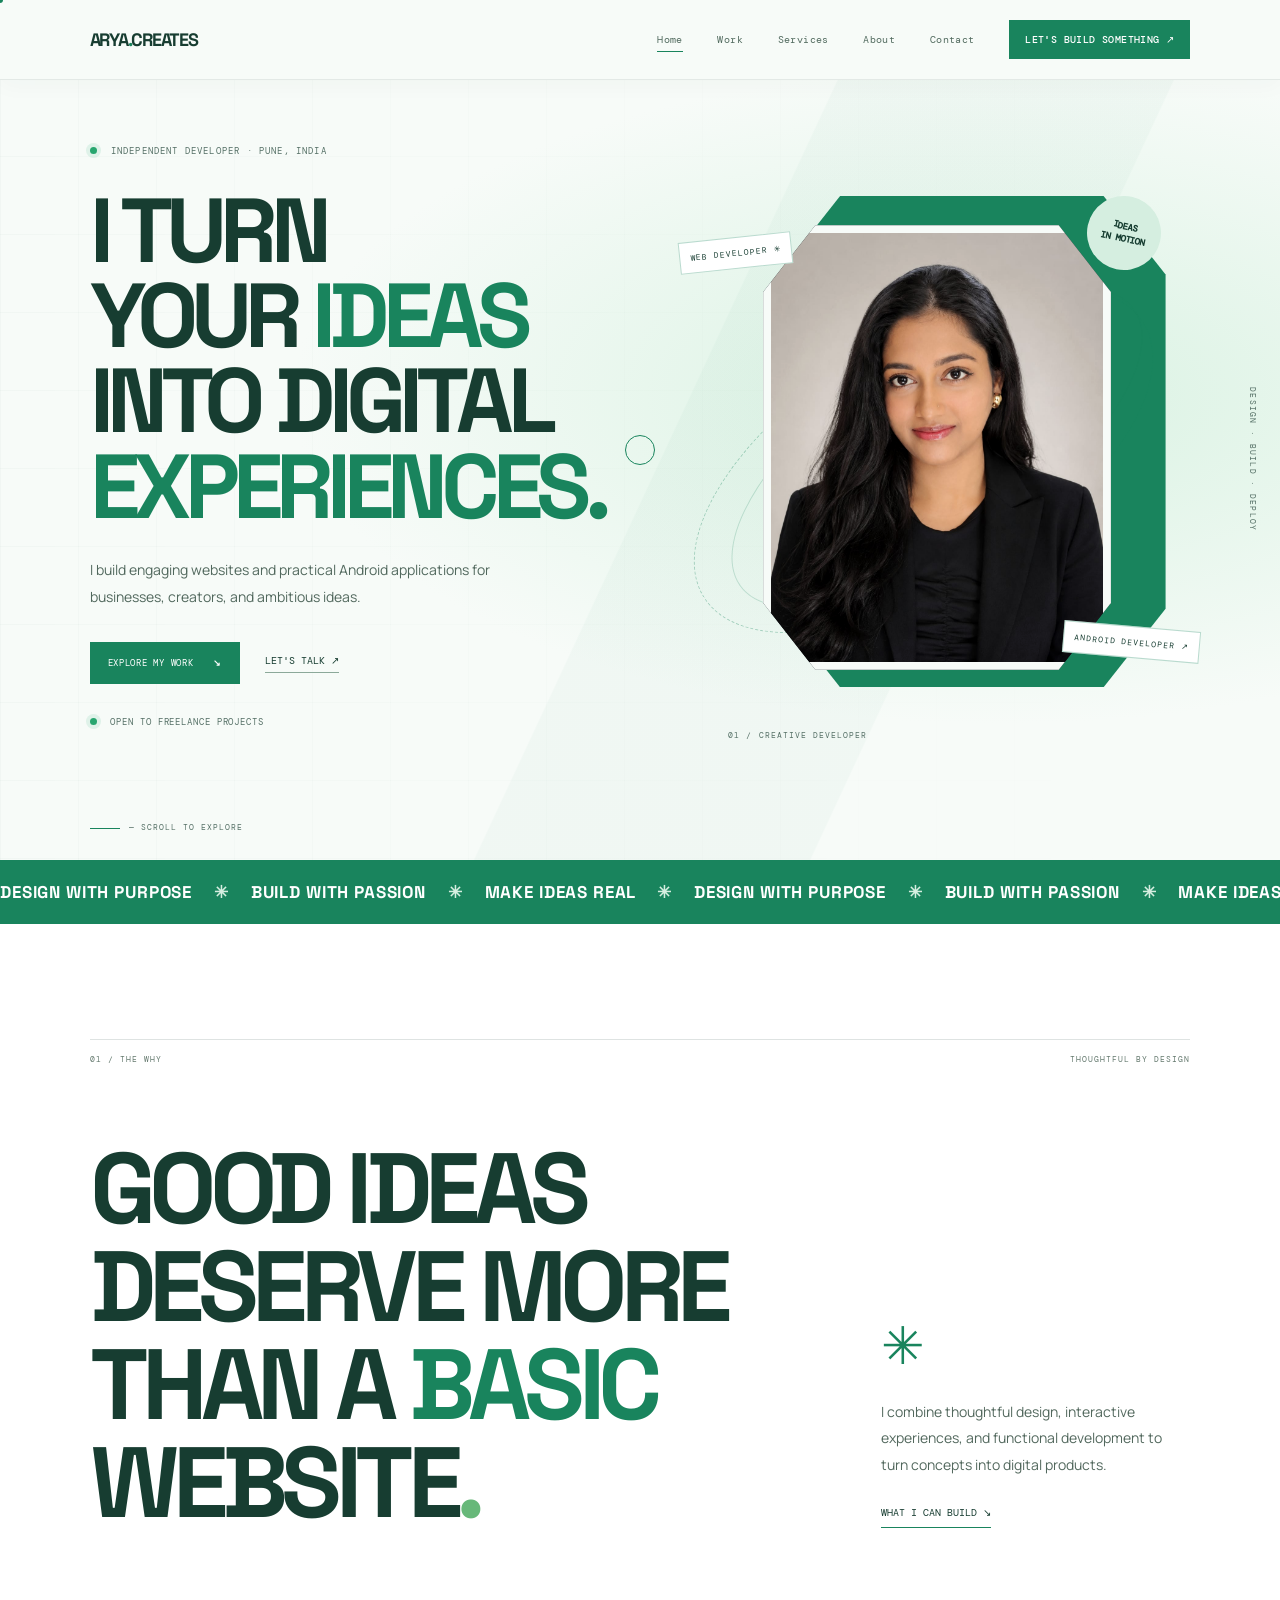
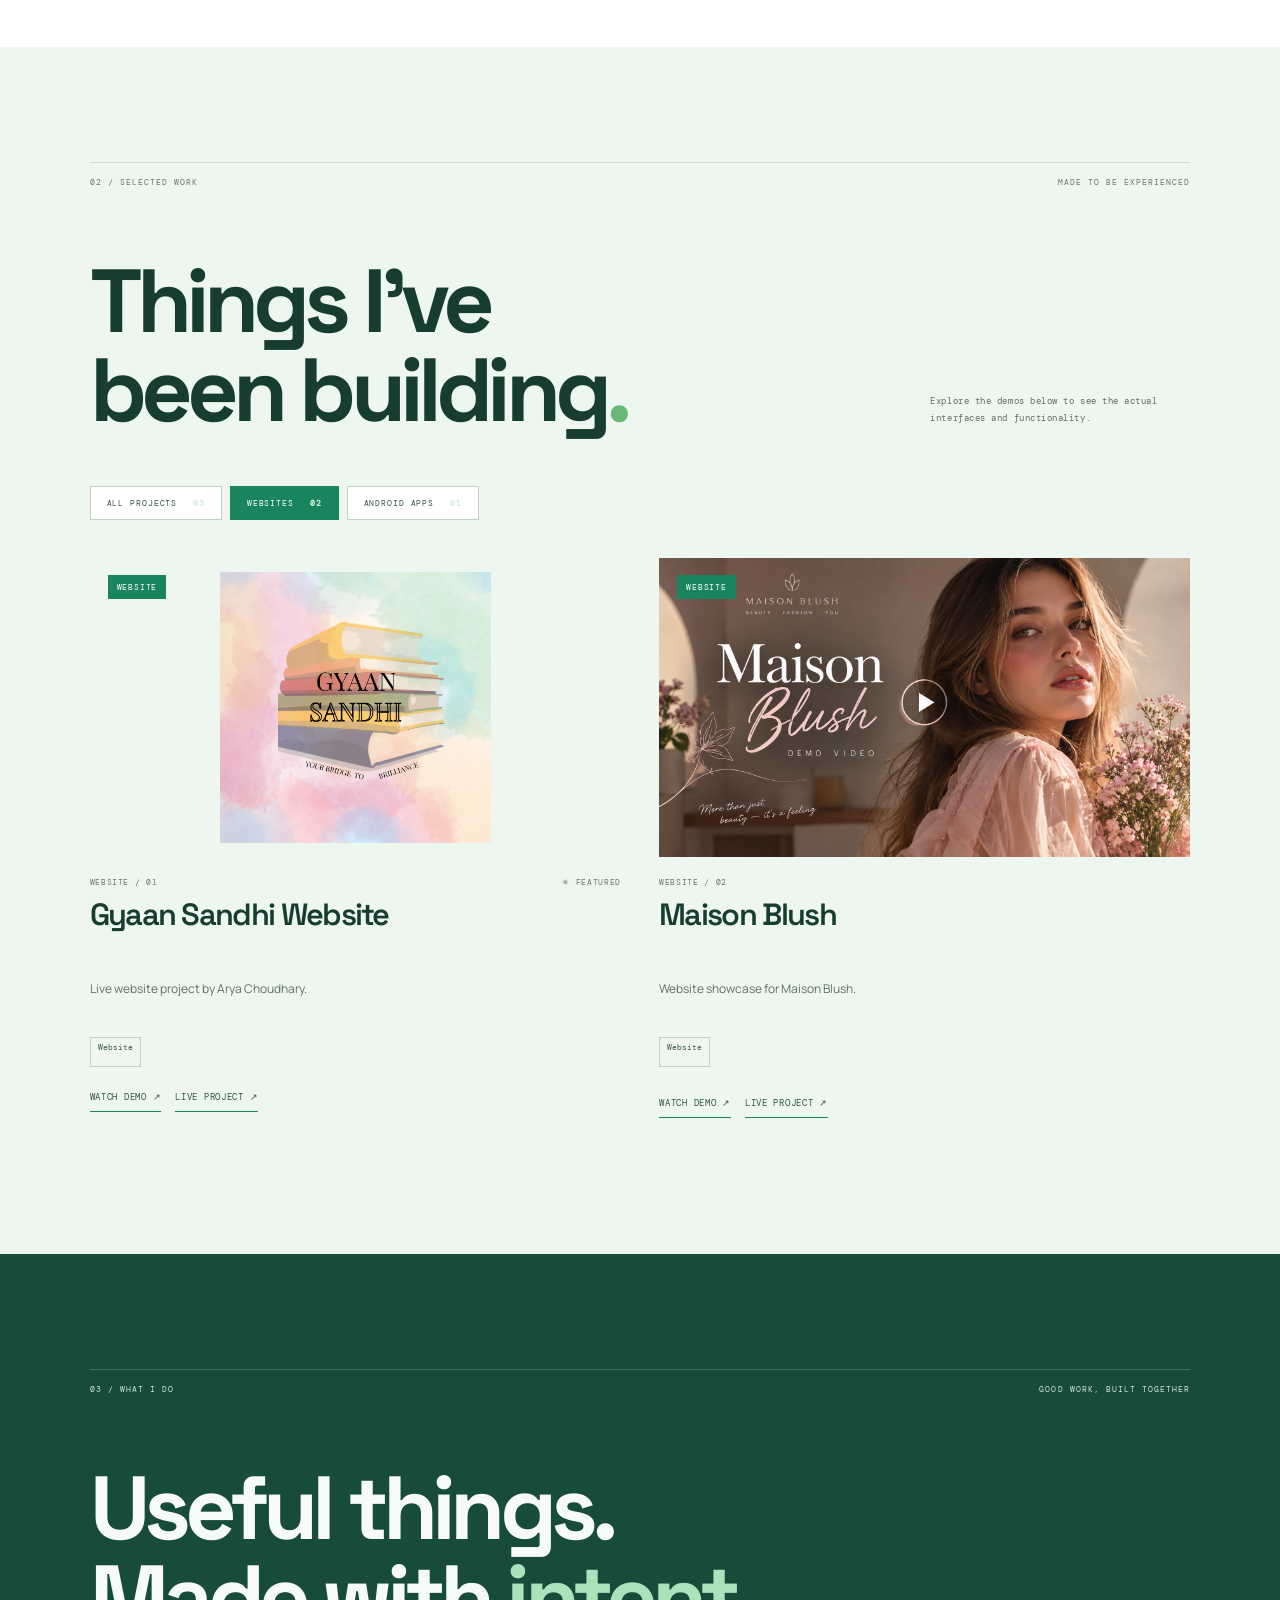
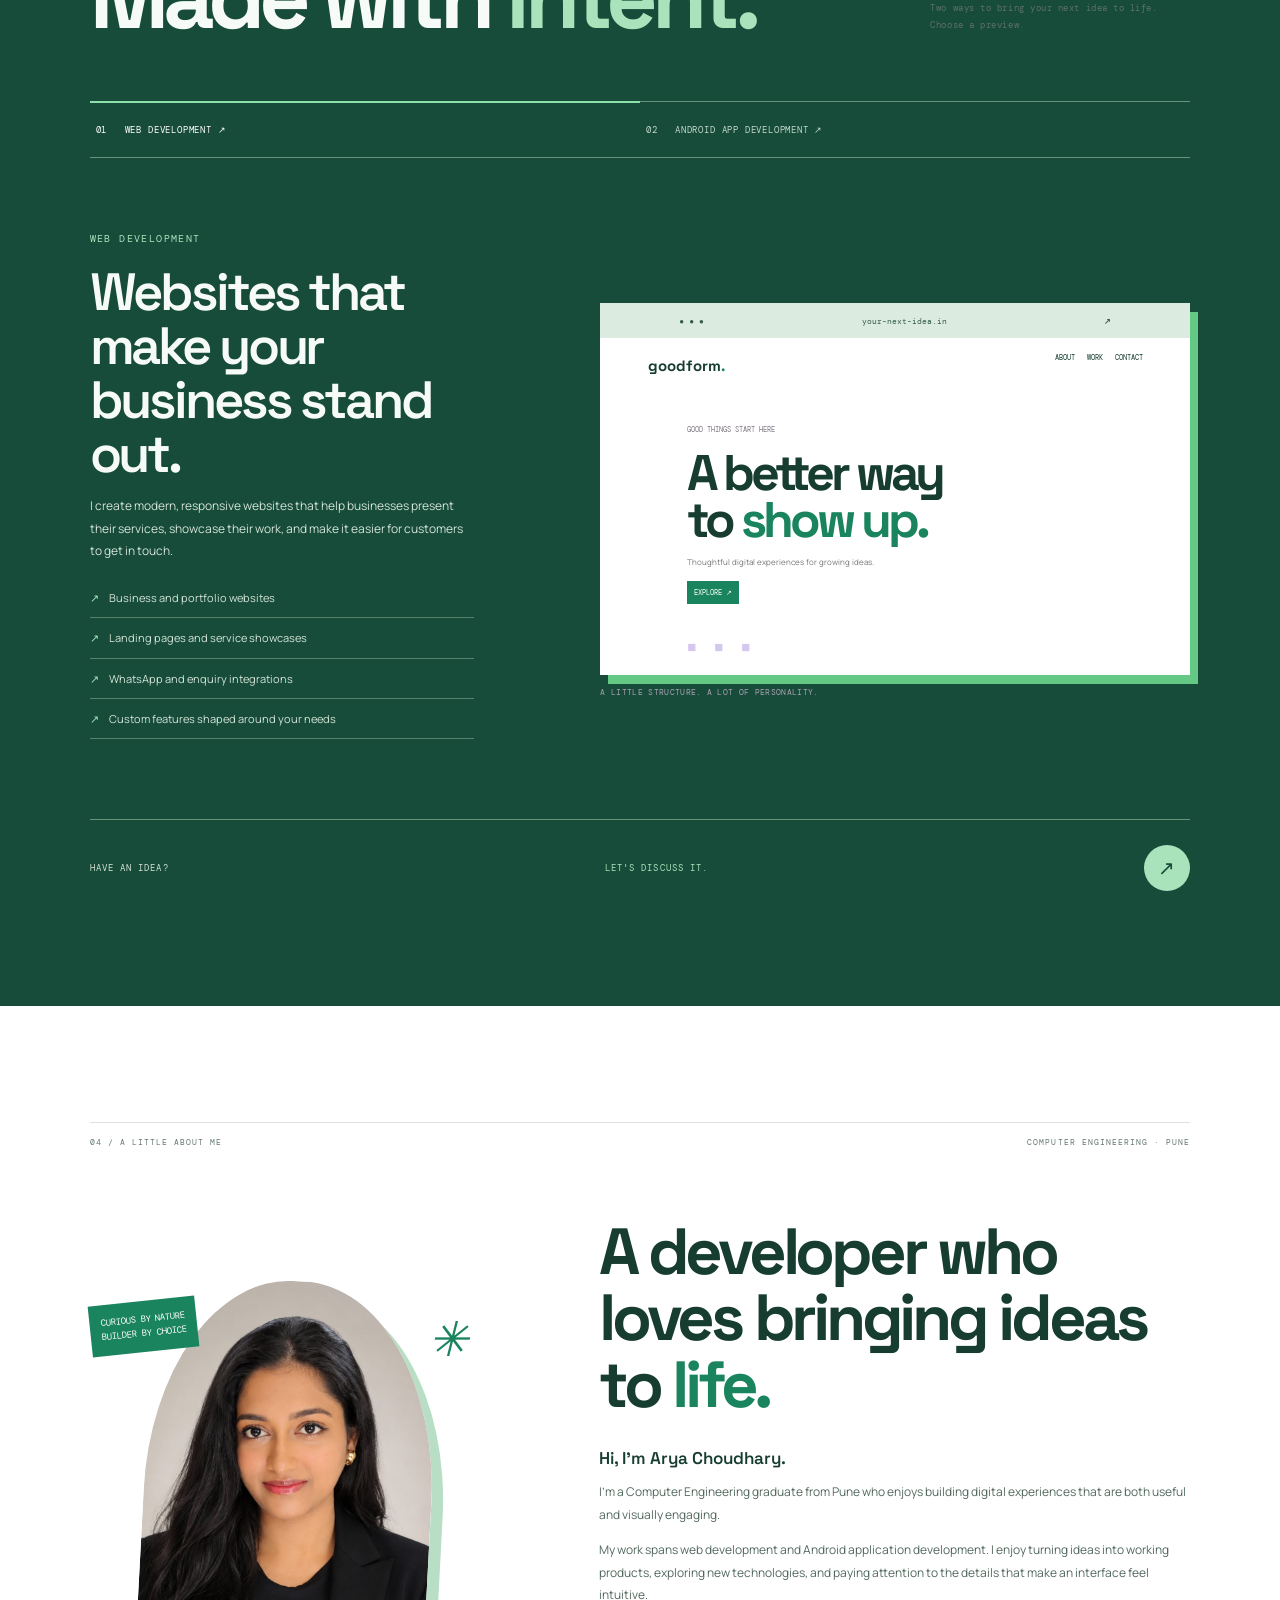
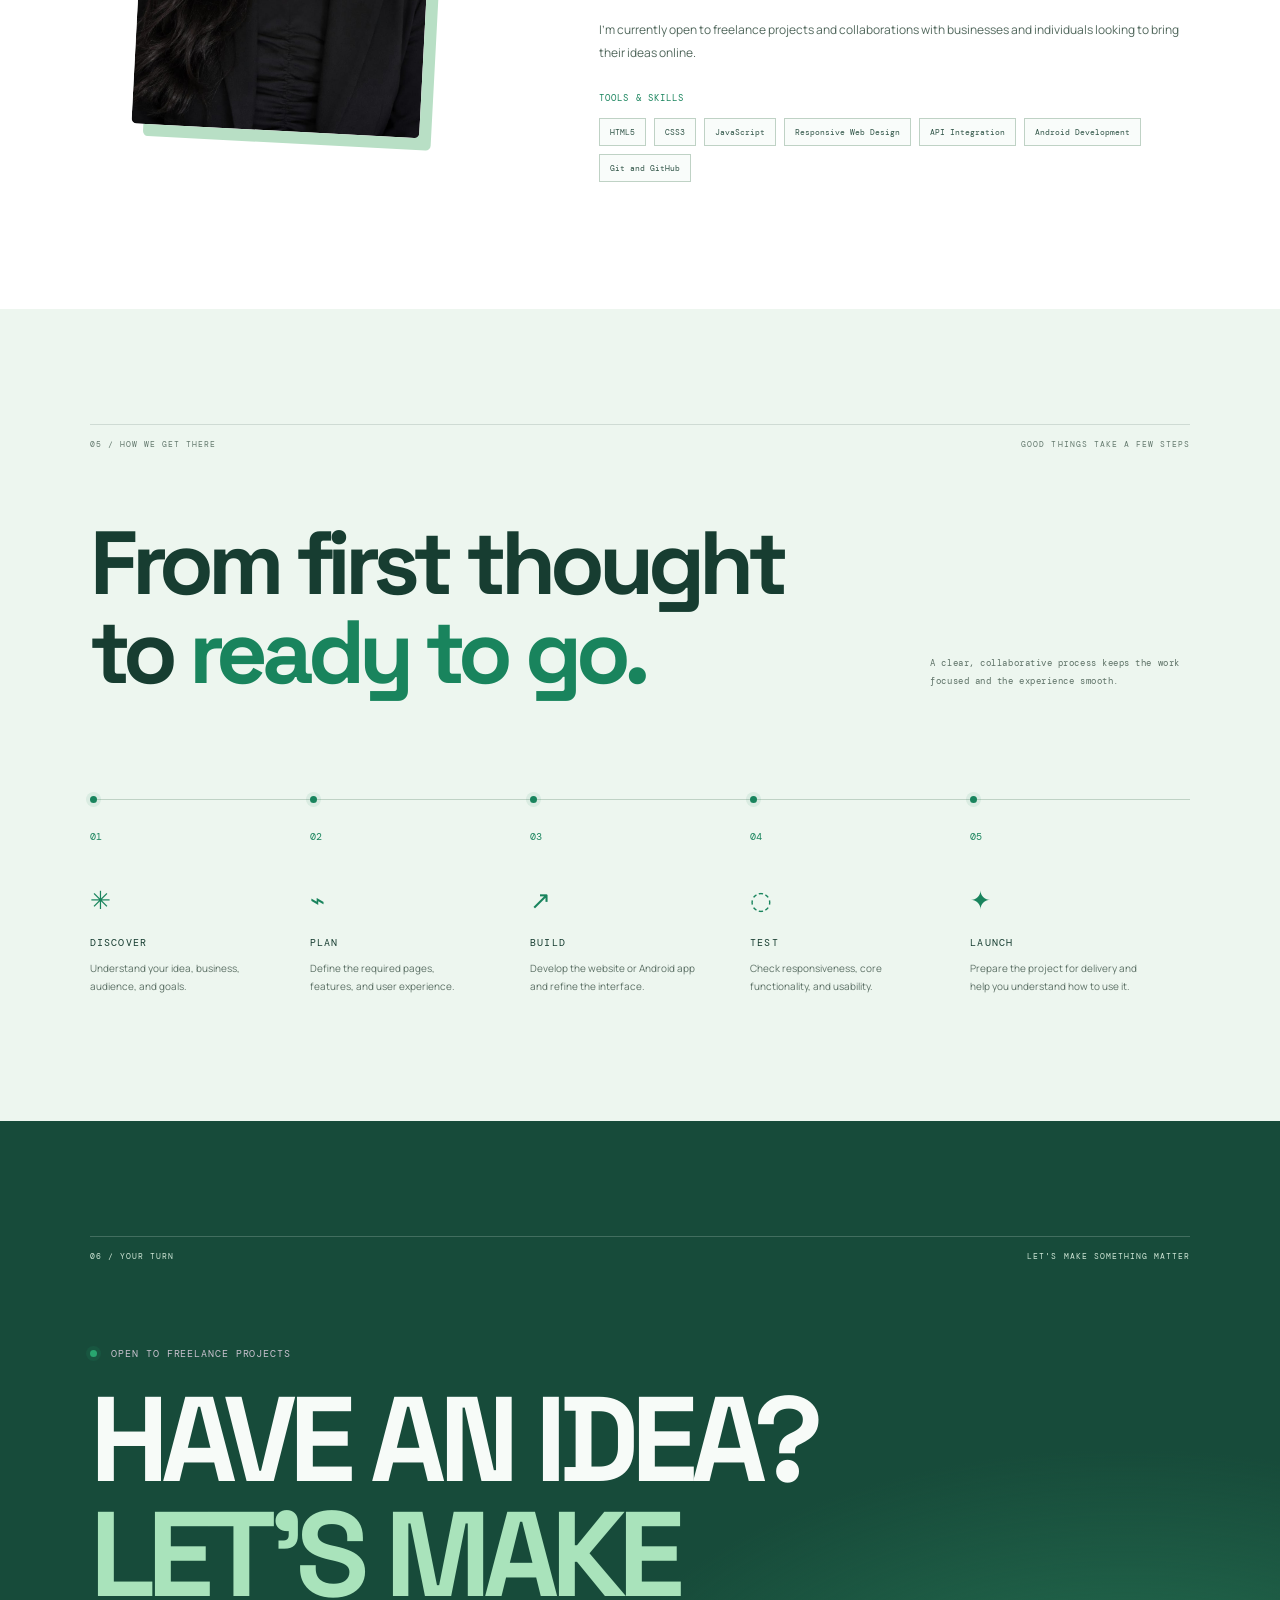
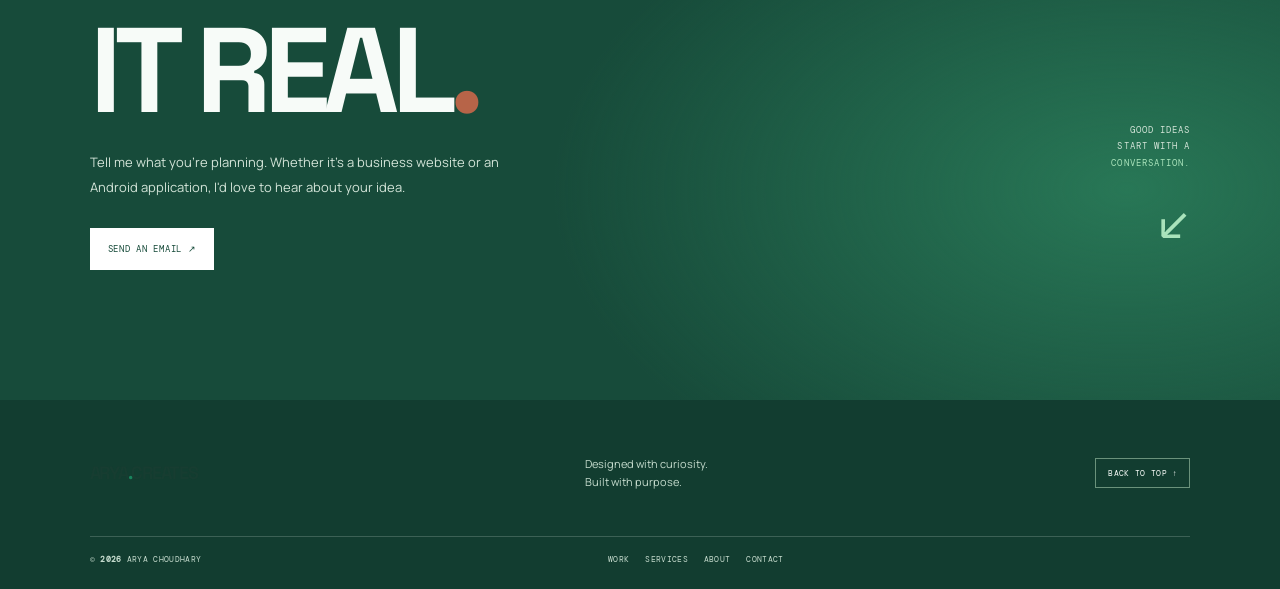
<file: index.html>
<!doctype html>
<html lang="en"><head>
<meta charset="utf-8"><meta name="viewport" content="width=device-width,initial-scale=1">
<meta name="theme-color" content="#17151d"><meta name="description" content="Explore Arya Choudhary's portfolio of web development projects and Android application demos. Available for freelance projects and collaborations.">
<meta property="og:title" content="Arya Choudhary | Web Developer & Android App Developer"><meta property="og:description" content="Thoughtful websites and practical Android experiences, made with purpose."><meta property="og:type" content="website">
<title>Arya Choudhary | Web Developer &amp; Android App Developer</title><link rel="icon" href="assets/favicon.svg" type="image/svg+xml">
<link rel="preconnect" href="https://fonts.googleapis.com"><link rel="preconnect" href="https://fonts.gstatic.com" crossorigin><link href="https://fonts.googleapis.com/css2?family=DM+Mono:wght@400;500&family=Manrope:wght@400;500;600;700;800&family=Space+Grotesk:wght@400;500;600;700&display=swap" rel="stylesheet"><link rel="stylesheet" href="style.css"><script src="script.js" defer></script></head>
<body><div class="cursor-dot" aria-hidden="true"></div><div class="cursor-ring" aria-hidden="true"></div>
<header class="header"><a class="logo" href="#home">ARYA<span>.</span>CREATES</a><button class="menu" aria-expanded="false" aria-controls="nav" aria-label="Open navigation"><i></i><i></i></button><nav id="nav" aria-label="Main navigation"><a class="nav-link active" href="#home">Home</a><a class="nav-link" href="#work">Work</a><a class="nav-link" href="#services">Services</a><a class="nav-link" href="#about">About</a><a class="nav-link" href="#contact">Contact</a><a class="nav-cta" href="#contact">LET'S BUILD SOMETHING ↗</a></nav></header>
<main>
<section class="hero dark" id="home"><div class="grid-bg"></div><div class="hero-copy"><p class="eyebrow reveal"><i class="green-dot"></i> INDEPENDENT DEVELOPER · PUNE, INDIA</p><h1 class="reveal">I TURN<br>YOUR <em>IDEAS</em><br>INTO DIGITAL<br><em class="pink">EXPERIENCES.</em></h1><p class="intro reveal">I build engaging websites and practical Android applications for businesses, creators, and ambitious ideas.</p><div class="actions reveal"><a class="btn lilac" href="#work">EXPLORE MY WORK <b>↘</b></a><a class="plain-link" href="#contact">LET'S TALK ↗</a></div><p class="availability reveal"><i class="green-dot"></i> OPEN TO FREELANCE PROJECTS</p></div>
<div class="portrait reveal" data-parallax><div class="orbit"></div><div class="backdrop"></div><figure><img src="assets/images/arya-profile.jpg" alt="Portrait of Arya Choudhary, web and Android app developer" fetchpriority="high"></figure><span class="float-label label-a">WEB DEVELOPER ✳</span><span class="float-label label-b">ANDROID DEVELOPER ↗</span><span class="sticker">IDEAS<br>IN MOTION</span><small>01 / CREATIVE DEVELOPER</small></div><a class="scroll" href="#statement">— SCROLL TO EXPLORE</a><span class="side-note">DESIGN · BUILD · DEPLOY</span></section>
<div class="marquee"><div>DESIGN WITH PURPOSE <b>✳</b> BUILD WITH PASSION <b>✳</b> MAKE IDEAS REAL <b>✳</b> DESIGN WITH PURPOSE <b>✳</b> BUILD WITH PASSION <b>✳</b> MAKE IDEAS REAL <b>✳</b></div></div>
<section class="statement pad cream" id="statement"><div class="kicker"><span>01 / THE WHY</span><span>THOUGHTFUL BY DESIGN</span></div><div class="statement-grid"><h2>GOOD IDEAS<br>DESERVE MORE<br>THAN A <em>BASIC</em><br>WEBSITE<span class="pink">.</span></h2><aside><i>✳</i><p>I combine thoughtful design, interactive experiences, and functional development to turn concepts into digital products.</p><a href="#services">WHAT I CAN BUILD ↘</a></aside></div></section>
<section class="work pad" id="work"><div class="kicker"><span>02 / SELECTED WORK</span><span>MADE TO BE EXPERIENCED</span></div><div class="heading-row"><h2>Things I've<br>been building<span class="pink">.</span></h2><p>Explore the demos below to see the actual interfaces and functionality.</p></div><div class="filters" role="group" aria-label="Filter projects"><button data-filter="all" aria-pressed="false">ALL PROJECTS <b>03</b></button><button class="selected" data-filter="website" aria-pressed="true">WEBSITES <b>02</b></button><button data-filter="android" aria-pressed="false">ANDROID APPS <b>01</b></button></div><div id="projects" class="projects" aria-live="polite"></div></section>
<section class="services pad dark" id="services"><div class="kicker light"><span>03 / WHAT I DO</span><span>GOOD WORK, BUILT TOGETHER</span></div><div class="heading-row"><h2>Useful things.<br>Made with <em>intent.</em></h2><p>Two ways to bring your next idea to life. Choose a preview.</p></div><div class="service-tabs" role="tablist"><button class="selected" role="tab" aria-selected="true" aria-controls="web-service">01 &nbsp; WEB DEVELOPMENT ↗</button><button role="tab" aria-selected="false" aria-controls="app-service">02 &nbsp; ANDROID APP DEVELOPMENT ↗</button></div>
<article class="service-panel" id="web-service" role="tabpanel"><div class="service-copy"><small>WEB DEVELOPMENT</small><h3>Websites that make your business stand out.</h3><p>I create modern, responsive websites that help businesses present their services, showcase their work, and make it easier for customers to get in touch.</p><ul><li>Business and portfolio websites</li><li>Landing pages and service showcases</li><li>WhatsApp and enquiry integrations</li><li>Custom features shaped around your needs</li></ul></div><div class="browser"><div class="browser-bar"><span>● ● ●</span> your-next-idea.in <b>↗</b></div><div class="mini-site"><strong>goodform<span>.</span></strong><small>ABOUT &nbsp; WORK &nbsp; CONTACT</small><div><label>GOOD THINGS START HERE</label><h4>A better way<br>to <em>show up.</em></h4><p>Thoughtful digital experiences for growing ideas.</p><button>EXPLORE ↗</button></div><footer>■　 ■　 ■</footer></div><small class="caption">A LITTLE STRUCTURE. A LOT OF PERSONALITY.</small></div></article>
<article class="service-panel hidden" id="app-service" role="tabpanel" hidden><div class="service-copy"><small>ANDROID APP DEVELOPMENT</small><h3>Useful apps. Thoughtful experiences.</h3><p>I build Android application experiences designed around real user needs, intuitive navigation, and practical functionality.</p><ul><li>Business and utility applications</li><li>Information and content apps</li><li>Form-based experiences</li><li>API-connected interfaces and custom features</li></ul></div><div class="phone-area"><div class="phone"><small>9:41 · ●●●</small><h4>YOUR DAY,<br><b>in good flow.</b></h4><div class="app-card">UP NEXT<br><strong>Make room<br>for what matters.</strong><small>Today · A fresh start</small></div><p>✳ &nbsp; Keep your ideas moving　→</p><p>⌁ &nbsp; Small steps count　→</p></div><small class="caption">DESIGNED AROUND REAL USER NEEDS</small></div></article><div class="service-cta">HAVE AN IDEA? <em>LET'S DISCUSS IT.</em><a href="#contact">↗</a></div></section>
<section class="about pad cream" id="about"><div class="kicker"><span>04 / A LITTLE ABOUT ME</span><span>COMPUTER ENGINEERING · PUNE</span></div><div class="about-grid"><div class="about-photo"><figure><img src="assets/images/arya-profile.jpg" alt="Arya Choudhary smiling in a black blazer" loading="lazy"></figure><span>CURIOUS BY NATURE<br>BUILDER BY CHOICE</span><i>✳</i></div><div class="about-copy"><h2>A developer who loves bringing ideas to <em>life.</em></h2><h3>Hi, I'm Arya Choudhary.</h3><p>I'm a Computer Engineering graduate from Pune who enjoys building digital experiences that are both useful and visually engaging.</p><p>My work spans web development and Android application development. I enjoy turning ideas into working products, exploring new technologies, and paying attention to the details that make an interface feel intuitive.</p><p>I'm currently open to freelance projects and collaborations with businesses and individuals looking to bring their ideas online.</p><small>TOOLS &amp; SKILLS</small><div id="skills" class="skills"></div><p class="note"></p></div></div></section>
<section class="process pad"><div class="kicker"><span>05 / HOW WE GET THERE</span><span>GOOD THINGS TAKE A FEW STEPS</span></div><div class="heading-row"><h2>From first thought<br>to <em>ready to go.</em></h2><p>A clear, collaborative process keeps the work focused and the experience smooth.</p></div><div class="steps"><article><b>01</b><i>✳</i><h3>DISCOVER</h3><p>Understand your idea, business, audience, and goals.</p></article><article><b>02</b><i>⌁</i><h3>PLAN</h3><p>Define the required pages, features, and user experience.</p></article><article><b>03</b><i>↗</i><h3>BUILD</h3><p>Develop the website or Android app and refine the interface.</p></article><article><b>04</b><i>◌</i><h3>TEST</h3><p>Check responsiveness, core functionality, and usability.</p></article><article><b>05</b><i>✦</i><h3>LAUNCH</h3><p>Prepare the project for delivery and help you understand how to use it.</p></article></div></section>
<section class="contact pad dark" id="contact"><div class="kicker light"><span>06 / YOUR TURN</span><span>LET'S MAKE SOMETHING MATTER</span></div><div class="contact-grid"><div><p class="eyebrow"><i class="green-dot"></i> OPEN TO FREELANCE PROJECTS</p><h2>HAVE AN IDEA?<br><em>LET'S MAKE</em><br>IT REAL<span class="pink">.</span></h2><p class="contact-intro">Tell me what you're planning. Whether it's a business website or an Android application, I'd love to hear about your idea.</p><div id="contact-actions" class="actions"></div><small id="contact-note" class="contact-note"></small></div><aside>GOOD IDEAS<br>START WITH A<br><em>CONVERSATION.</em><i>↙</i></aside></div></section></main>
<footer class="footer"><div class="footer-top"><a class="logo" href="#home">ARYA<span>.</span>CREATES</a><p>Designed with curiosity.<br>Built with purpose.</p><a class="back-top" href="#home">BACK TO TOP ↑</a></div><div class="footer-bottom"><span>© <b id="year"></b> ARYA CHOUDHARY</span><nav><a href="#work">WORK</a><a href="#services">SERVICES</a><a href="#about">ABOUT</a><a href="#contact">CONTACT</a></nav><div id="socials"></div></div></footer><div class="toast" role="status" aria-live="polite"></div></body></html>
</file>
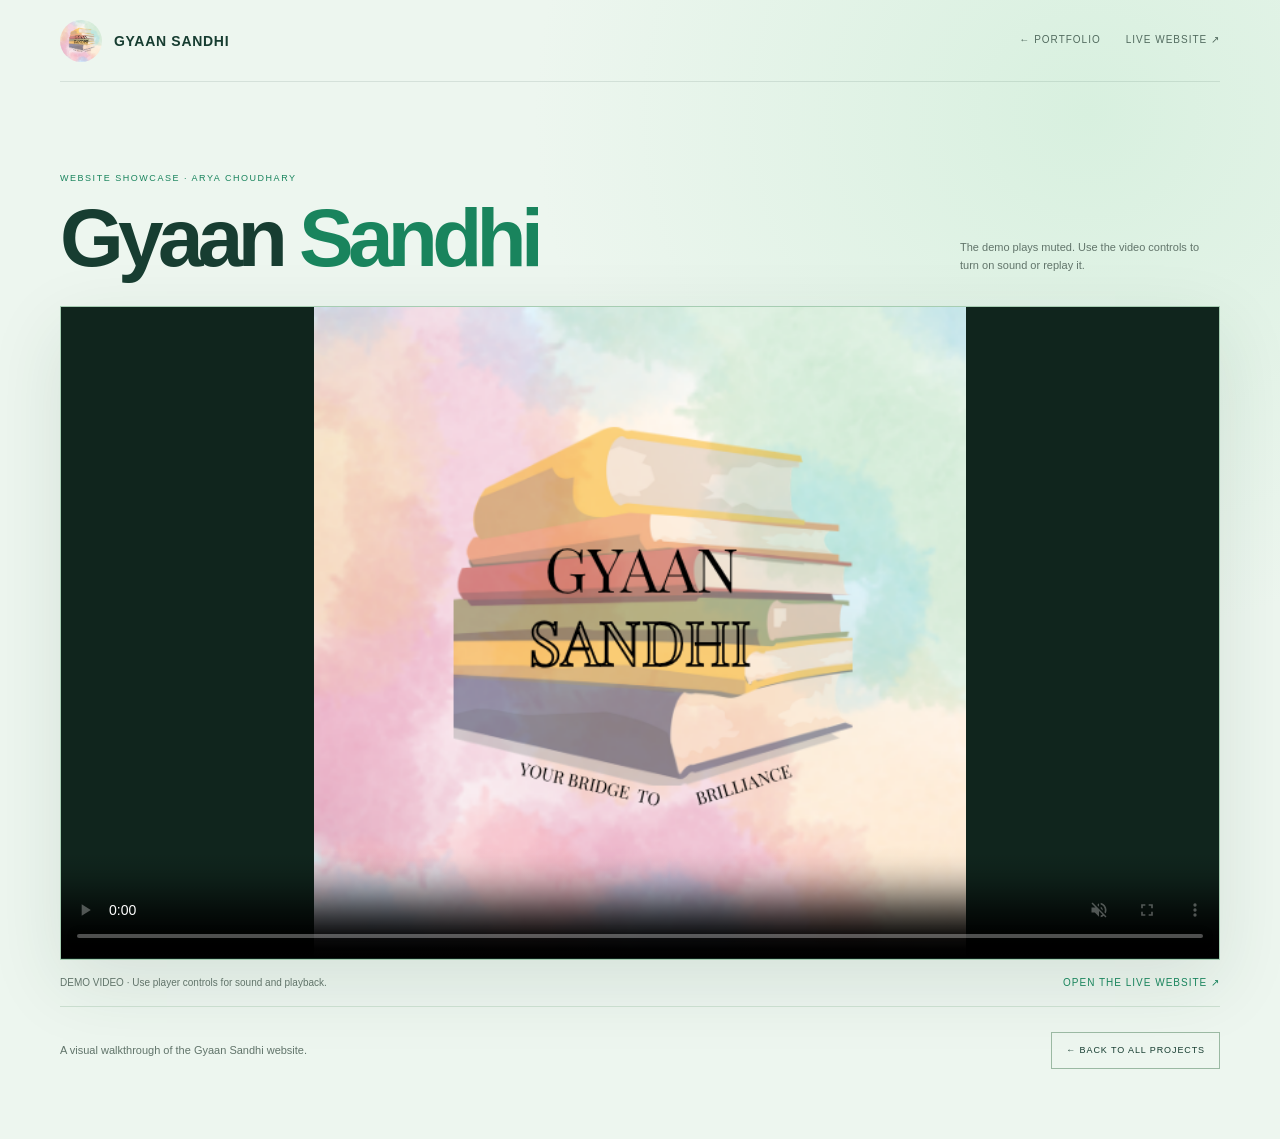
<file: gyaan-sandhi-demo.html>
<!doctype html>
<html lang="en">
<head>
  <meta charset="utf-8">
  <meta name="viewport" content="width=device-width, initial-scale=1">
  <meta name="theme-color" content="#f5faf6">
  <meta name="description" content="Watch the Gyaan Sandhi website demo by Arya Choudhary.">
  <title>Gyaan Sandhi — Website Demo | Arya Choudhary</title>
  <style>
    :root{--ink:#173d31;--green:#19845d;--pale:#edf6ef;--white:#fbfdfb;--muted:#61746a;--line:#c9ddce;--sans:Arial,Helvetica,sans-serif;--display:'Space Grotesk',Arial,sans-serif}
    *{box-sizing:border-box}body{margin:0;min-height:100vh;background:radial-gradient(ellipse at 85% 10%,#d8f0df 0,transparent 36%),var(--pale);color:var(--ink);font:15px/1.65 var(--sans)}a{color:inherit;text-decoration:none}.shell{width:min(1160px,calc(100% - 48px));margin:auto}
    header{height:82px;border-bottom:1px solid #173d311c;display:flex;align-items:center;justify-content:space-between}.brand{display:flex;gap:12px;align-items:center;font:700 14px var(--display);letter-spacing:.05em}.brand img{width:42px;height:42px;object-fit:contain;border-radius:50%}.links{display:flex;gap:25px;font-size:10px;letter-spacing:.1em;text-transform:uppercase;color:#526b5f}.links a:hover{color:var(--green)}main{padding:clamp(42px,7vw,80px) 0 70px}.eyebrow{font-size:9px;letter-spacing:.17em;color:var(--green);text-transform:uppercase}.title-row{display:flex;justify-content:space-between;align-items:end;gap:24px;margin:12px 0 28px}.title-row h1{font:700 clamp(45px,7vw,82px)/.98 var(--display);letter-spacing:-.07em;margin:0}.title-row h1 span{color:var(--green)}.title-row p{max-width:260px;color:var(--muted);font-size:11px;margin:0 0 4px}.video-frame{overflow:hidden;border:1px solid #a6cdb2;background:#10251d;box-shadow:0 24px 70px #173d311c}.video-frame video{display:block;width:100%;aspect-ratio:16/9;object-fit:contain;background:#10251d}.video-note{display:flex;justify-content:space-between;align-items:center;gap:18px;padding:15px 0;border-bottom:1px solid var(--line);color:var(--muted);font-size:10px}.live-link{color:var(--green);letter-spacing:.1em;text-transform:uppercase;white-space:nowrap}.live-link:hover{color:#103d2c}.bottom{display:flex;justify-content:space-between;align-items:center;padding-top:25px}.bottom p{font-size:11px;color:var(--muted);margin:0}.back{border:1px solid #9bb9a3;padding:10px 14px;font-size:9px;letter-spacing:.1em;text-transform:uppercase}.back:hover{background:var(--green);border-color:var(--green);color:#fff}
    @media(max-width:650px){.shell{width:calc(100% - 32px)}header{height:70px}.brand img{width:35px;height:35px}.links{gap:14px;font-size:8px}.title-row{display:block}.title-row p{margin-top:15px}.video-frame video{aspect-ratio:4/3}.video-note,.bottom{align-items:flex-start;flex-direction:column}.live-link{white-space:normal}}
    @media(prefers-reduced-motion:reduce){*{scroll-behavior:auto!important}}
  </style>
</head>
<body><div class="shell">
  <header><a class="brand" href="index.html#work"><img src="assets/images/gyaan-sandhi-cover.png" alt="">GYAAN SANDHI</a><nav class="links" aria-label="Project links"><a href="index.html#work">← Portfolio</a><a href="https://gyaan-sandhi.vercel.app/" target="_blank" rel="noopener noreferrer">Live website ↗</a></nav></header>
  <main><p class="eyebrow">WEBSITE SHOWCASE · ARYA CHOUDHARY</p><div class="title-row"><h1>Gyaan <span>Sandhi</span></h1><p>The demo plays muted. Use the video controls to turn on sound or replay it.</p></div>
    <div class="video-frame"><video controls autoplay muted playsinline preload="metadata" poster="assets/images/gyaan-sandhi-cover.png"><source src="assets/videos/gyaan%20sandhi.mp4" type="video/mp4">Your browser does not support HTML video.</video></div>
    <div class="video-note"><span>DEMO VIDEO · Use player controls for sound and playback.</span><a class="live-link" href="https://gyaan-sandhi.vercel.app/" target="_blank" rel="noopener noreferrer">Open the live website ↗</a></div>
    <div class="bottom"><p>A visual walkthrough of the Gyaan Sandhi website.</p><a class="back" href="index.html#work">← Back to all projects</a></div>
  </main>
</div></body></html>
</file>
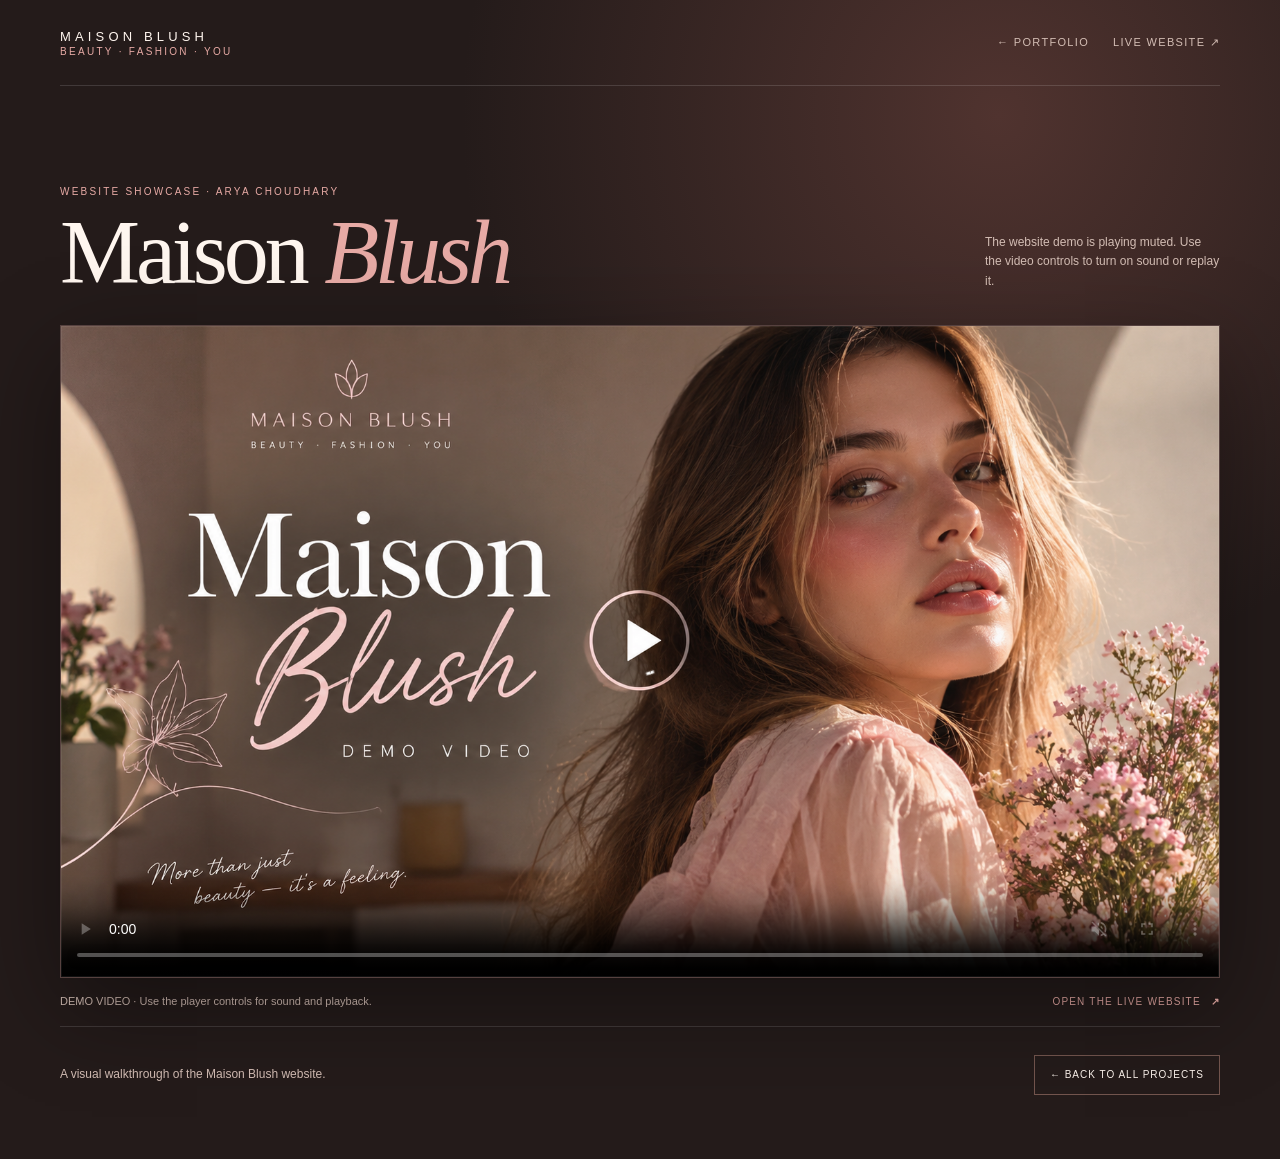
<file: maison-blush-demo.html>
<!doctype html>
<html lang="en">
<head>
  <meta charset="utf-8">
  <meta name="viewport" content="width=device-width, initial-scale=1">
  <meta name="theme-color" content="#241b1a">
  <meta name="description" content="Watch the Maison Blush website demo by Arya Choudhary.">
  <title>Maison Blush — Website Demo | Arya Choudhary</title>
  <style>
    :root{color-scheme:dark;--bg:#241b1a;--panel:#302422;--cream:#fff6ef;--muted:#d3bdb4;--rose:#e7aaa5;--line:#73554e;--sans:Arial,Helvetica,sans-serif;--serif:Georgia,'Times New Roman',serif}
    *{box-sizing:border-box}body{margin:0;min-height:100vh;background:radial-gradient(ellipse at 78% 10%,#50332f 0,transparent 38%),var(--bg);color:var(--cream);font:15px/1.6 var(--sans)}a{color:inherit;text-decoration:none}
    .shell{width:min(1160px,calc(100% - 48px));margin:auto}.topbar{height:86px;border-bottom:1px solid #fff2;display:flex;align-items:center;justify-content:space-between}.brand{font:500 13px var(--sans);letter-spacing:.32em;text-transform:uppercase}.brand b{display:block;color:var(--rose);font:10px var(--sans);letter-spacing:.23em;margin-top:2px}.top-links{display:flex;gap:24px;font-size:11px;letter-spacing:.12em;text-transform:uppercase;color:var(--muted)}.top-links a:hover{color:var(--rose)}
    main{padding:clamp(44px,8vw,88px) 0 64px}.eyebrow{color:var(--rose);font-size:10px;letter-spacing:.22em;text-transform:uppercase}.title-row{display:flex;align-items:end;justify-content:space-between;gap:30px;margin:12px 0 30px}.title-row h1{font:400 clamp(48px,8vw,90px)/.92 var(--serif);letter-spacing:-.045em;margin:0}.title-row h1 em{color:var(--rose);font-weight:400}.title-row p{color:var(--muted);font-size:12px;max-width:235px;margin:0 0 4px}.video-frame{position:relative;overflow:hidden;border:1px solid #e7aaa552;background:#120f0f;box-shadow:0 30px 90px #0006}.video-frame video{display:block;width:100%;aspect-ratio:16/9;object-fit:contain;background:#120f0f}.video-frame:after{content:'';pointer-events:none;position:absolute;inset:0;border:1px solid #fff1}.video-note{display:flex;align-items:center;justify-content:space-between;gap:20px;padding:15px 0;border-bottom:1px solid #fff2;color:var(--muted);font-size:11px}.live-link{display:inline-flex;gap:10px;align-items:center;color:var(--rose);font-size:10px;letter-spacing:.12em;text-transform:uppercase;white-space:nowrap}.live-link:hover{color:var(--cream)}.bottom-row{display:flex;align-items:center;justify-content:space-between;padding-top:28px}.bottom-row p{color:var(--muted);font-size:12px;margin:0}.back-link{border:1px solid var(--line);padding:11px 15px;font-size:10px;letter-spacing:.1em;text-transform:uppercase}.back-link:hover{border-color:var(--rose);color:var(--rose)}
    @media(max-width:650px){.shell{width:min(100% - 32px,1160px)}.topbar{height:72px}.top-links{gap:13px;font-size:9px}.title-row{display:block}.title-row h1{font-size:58px}.title-row p{margin-top:17px}.video-frame video{aspect-ratio:4/3}.video-note,.bottom-row{align-items:flex-start;flex-direction:column}.bottom-row{gap:18px}.live-link{white-space:normal}}
    @media(prefers-reduced-motion:reduce){*{scroll-behavior:auto!important}}
  </style>
</head>
<body>
  <div class="shell">
    <header class="topbar"><a class="brand" href="index.html#work">Maison Blush<b>BEAUTY · FASHION · YOU</b></a><nav class="top-links" aria-label="Project links"><a href="index.html#work">← Portfolio</a><a href="https://aryachoudhary171.github.io/maison-blush/" target="_blank" rel="noopener noreferrer">Live website ↗</a></nav></header>
    <main>
      <p class="eyebrow">WEBSITE SHOWCASE · ARYA CHOUDHARY</p>
      <div class="title-row"><h1>Maison <em>Blush</em></h1><p>The website demo is playing muted. Use the video controls to turn on sound or replay it.</p></div>
      <div class="video-frame"><video controls autoplay muted playsinline preload="metadata" poster="assets/images/maison-blush-cover.png"><source src="assets/videos/Maison-blush-web.mp4" type="video/mp4">Your browser does not support HTML video.</video></div>
      <div class="video-note"><span>DEMO VIDEO · Use the player controls for sound and playback.</span><a class="live-link" href="https://aryachoudhary171.github.io/maison-blush/" target="_blank" rel="noopener noreferrer">Open the live website <b>↗</b></a></div>
      <div class="bottom-row"><p>A visual walkthrough of the Maison Blush website.</p><a class="back-link" href="index.html#work">← Back to all projects</a></div>
    </main>
  </div>
</body>
</html>
</file>
<file: style.css>
:root{--ink:#17151d;--purple:#8957ff;--coral:#ff6685;--lav:#dcd0ff;--cream:#fff7ee;--mono:'DM Mono',monospace;--display:'Space Grotesk',sans-serif;--body:'Manrope',sans-serif;--g:clamp(22px,6vw,96px)}*{box-sizing:border-box}html{scroll-behavior:smooth;scroll-padding-top:80px}body{margin:0;background:var(--cream);color:var(--ink);font:15px/1.7 var(--body);overflow-x:hidden}a{color:inherit;text-decoration:none}button{font:inherit;color:inherit}.dark{background:var(--ink);color:var(--cream)}.cream{background:var(--cream);color:var(--ink)}.header{height:80px;position:fixed;z-index:30;inset:0 0 auto;background:#17151dec;backdrop-filter:blur(14px);border-bottom:1px solid #ffffff14;color:var(--cream);padding:0 var(--g);display:flex;align-items:center;justify-content:space-between}.logo{font:700 18px var(--display);letter-spacing:-.06em;white-space:nowrap}.logo span,.pink{color:var(--coral)}.header nav{display:flex;align-items:center;gap:clamp(16px,2.7vw,40px)}.nav-link,.nav-cta,.eyebrow,.kicker,.scroll,.side-note,.availability,.filters button,.project-type,.project-link,.caption,.back-top,.footer-bottom,.contact-note{font:10px var(--mono);letter-spacing:.04em}.nav-link{color:#c5bfca;position:relative}.nav-link:after{content:'';position:absolute;left:0;bottom:-6px;height:1px;width:100%;background:var(--coral);transform:scaleX(0);transform-origin:left;transition:.2s}.nav-link:hover:after,.nav-link.active:after{transform:scaleX(1)}.nav-cta{background:var(--purple);padding:13px 16px}.menu{display:none}.hero{min-height:820px;padding:145px var(--g) 90px;display:grid;grid-template-columns:1.08fr .92fr;align-items:center;position:relative;overflow:hidden}.grid-bg{position:absolute;inset:0;background-image:linear-gradient(#fff1 1px,transparent 1px),linear-gradient(90deg,#fff1 1px,transparent 1px);background-size:72px 72px;mask-image:linear-gradient(90deg,#000,transparent 90%);pointer-events:none}.hero-copy{position:relative;z-index:1}.eyebrow{color:#c8c1ce}.green-dot{display:inline-block;width:7px;height:7px;border-radius:50%;background:#8ee0a0;box-shadow:0 0 0 4px #8ee0a01f;margin-right:8px}.hero h1{font:700 clamp(54px,7.3vw,107px)/.95 var(--display);letter-spacing:-.085em;margin:32px 0 24px}.hero h1 em,.heading-row em,.about-copy h2 em,.contact h2 em{font-style:normal;color:var(--lav)}.hero h1 .pink,.contact h2 .pink{color:var(--coral)}.intro{max-width:430px;color:#c7c1cc;line-height:1.85}.actions{display:flex;gap:25px;align-items:center;margin-top:28px}.btn{display:inline-flex;gap:20px;padding:14px 18px;font:10px var(--mono);background:var(--coral);color:var(--ink)}.lilac{background:var(--lav)}.btn:hover,.nav-cta:hover{filter:brightness(1.12);transform:translateY(-2px)}.plain-link{font:10px var(--mono)}.availability{color:#b8b2be;margin-top:38px}.portrait{position:relative;width:min(100%,480px);height:545px;justify-self:end;display:grid;place-items:center}.portrait figure{position:relative;z-index:2;width:70%;height:82%;border:9px solid var(--lav);border-radius:48% 48% 6px 6px;overflow:hidden;transform:rotate(-3deg);margin:0;box-shadow:0 25px 70px #0005}.portrait img,.about-photo img{width:100%;height:100%;object-fit:cover;object-position:center 27%;display:block}.backdrop{position:absolute;background:var(--purple);width:72%;height:81%;border-radius:50% 50% 10% 10%;transform:rotate(7deg)}.orbit{position:absolute;width:95%;height:36%;border:1px solid #dcd0ff80;border-radius:50%;transform:rotate(-35deg);animation:spin 32s linear infinite}.float-label{position:absolute;z-index:3;background:var(--cream);color:var(--ink);font:9px var(--mono);padding:10px;box-shadow:4px 4px var(--coral)}.label-a{top:17%;left:0;transform:rotate(-6deg)}.label-b{bottom:17%;right:-2%;transform:rotate(5deg)}.sticker{position:absolute;z-index:3;right:7%;top:10%;width:73px;height:73px;border-radius:50%;display:grid;place-content:center;text-align:center;background:var(--coral);font:9px/1.4 var(--mono);transform:rotate(12deg)}.portrait>small{position:absolute;bottom:1%;left:10%;font:9px var(--mono);color:#aaa3b0}.scroll{position:absolute;bottom:30px;left:var(--g);color:#bbb5c0}.side-note{position:absolute;right:17px;writing-mode:vertical-rl;color:#918a98;top:45%}.marquee{height:82px;background:var(--purple);color:var(--cream);display:flex;align-items:center;overflow:hidden;transform:rotate(-1deg) scale(1.02);position:relative;z-index:2}.marquee div{white-space:nowrap;width:max-content;font:700 21px var(--display);animation:marquee 28s linear infinite}.marquee b{color:var(--coral);padding:0 17px}.pad{padding:105px var(--g)}.kicker{display:flex;justify-content:space-between;border-top:1px solid #17151d40;padding-top:14px;color:#756e79;font-size:9px}.kicker span:last-child{text-align:right}.kicker.light{border-color:#ffffff30;color:#aaa4b0}.statement-grid{display:grid;grid-template-columns:1.3fr .7fr;gap:8vw;align-items:end;padding-top:63px}.statement h2{font:700 clamp(51px,8vw,112px)/.99 var(--display);letter-spacing:-.08em;margin:0}.statement h2 em{font-style:normal;color:var(--purple)}.statement aside{max-width:330px;padding-bottom:14px}.statement aside i{font:52px var(--display);color:var(--coral);font-style:normal}.statement aside p{font-size:15px;line-height:1.85;margin:20px 0}.statement aside a{font:10px var(--mono);border-bottom:1px solid;padding-bottom:8px}.work{background:#f5eee5}.heading-row{display:flex;justify-content:space-between;align-items:end;gap:30px;padding:58px 0 38px}.heading-row h2{font:700 clamp(48px,7vw,90px)/.98 var(--display);letter-spacing:-.075em;margin:0}.heading-row p{font:10px/1.8 var(--mono);color:#6f6875;max-width:270px;margin:0 0 7px}.filters{display:flex;gap:8px;flex-wrap:wrap;margin:12px 0 34px}.filters button{background:none;border:1px solid #bdb5bd;padding:10px 14px;font-size:9px;cursor:pointer}.filters button:hover,.filters button.selected{background:var(--ink);border-color:var(--ink);color:var(--cream)}.filters b{color:var(--coral);margin-left:10px}.projects{display:grid;grid-template-columns:1.2fr .8fr;gap:32px;align-items:start}.project:nth-child(2){margin-top:85px}.project-visual{min-height:330px;background:var(--ink);display:grid;place-items:center;position:relative;overflow:hidden}.project:nth-child(2) .project-visual{min-height:390px}.badge{position:absolute;top:17px;left:18px;background:var(--coral);padding:7px 9px;font:9px var(--mono);z-index:1}.browser-demo{width:84%;height:235px;background:#fbf4e9;transform:rotate(-2deg);box-shadow:0 25px 50px #0007}.chrome{height:24px;background:#e4dce0;padding-left:9px;font:9px var(--mono);color:#817985}.demo-copy{padding:20px 10%;color:var(--ink)}.demo-copy small,.phone-demo small{font:8px var(--mono);color:#777}.demo-copy h3{font:700 32px/.95 var(--display);letter-spacing:-.07em;margin:26px 0 8px}.demo-copy h3 em{font-style:normal;color:var(--purple)}.demo-copy p{font:8px var(--mono);color:#777}.phone-demo{width:170px;height:320px;border:7px solid #332e39;border-radius:26px;background:#f8f3e8;padding:25px 13px;transform:rotate(5deg);box-shadow:0 25px 50px #0008;position:relative}.phone-demo:before{content:'';position:absolute;top:6px;left:40%;height:7px;width:45px;border-radius:6px;background:#332e39}.phone-demo h3{font:700 25px/1 var(--display);letter-spacing:-.07em;margin:28px 0 17px}.phone-demo h3 em{color:var(--purple);font-style:normal}.tile{padding:12px;background:var(--lav);border-radius:8px;font-size:9px;margin:9px 0}.tile:nth-of-type(2){background:#ffddd7}.project-type{display:flex;justify-content:space-between;color:#88808c;font-size:8px;margin:14px 0 4px}.project h3{font:700 28px/1.1 var(--display);letter-spacing:-.05em;margin:0 0 8px}.project-desc{font-size:12px;color:#655e6b;margin:0 0 12px}.tags{display:flex;gap:6px;flex-wrap:wrap}.tags span{font:8px var(--mono);border:1px solid #c8bfc6;padding:4px 7px}.project-links{display:flex;gap:17px;flex-wrap:wrap;margin-top:18px}.project-link{border-bottom:1px solid;padding-bottom:5px;font-size:9px}.project-link:hover{color:var(--purple)}.video-wrap{margin-top:15px}.video-wrap video{width:100%}.video-fallback{font:9px var(--mono);color:#775;margin:4px 0}.project-thumbnail{width:100%;height:100%;object-fit:cover}.note{font:9px var(--mono);color:#827985;margin-top:25px}.note code{background:#e9e0d8;padding:2px 4px}.services{overflow:hidden}.services .heading-row h2{color:var(--cream)}.service-tabs{display:grid;grid-template-columns:1fr 1fr;border-bottom:1px solid #4c4652}.service-tabs button{background:none;border:0;border-top:1px solid #4c4652;color:#96909b;text-align:left;padding:19px 5px;font:10px var(--mono);cursor:pointer}.service-tabs button.selected{color:var(--cream);border-top:2px solid var(--coral)}.service-panel{display:grid;grid-template-columns:.8fr 1.2fr;gap:7vw;align-items:center;padding:55px 0 30px}.service-panel[hidden]{display:none}.service-copy>small,.about-copy>small{font:10px var(--mono);color:var(--coral)}.service-copy h3{font:600 clamp(34px,4vw,51px)/1.04 var(--display);letter-spacing:-.06em;margin:14px 0}.service-copy p{font-size:12px;color:#bbb4c0;line-height:1.85}.service-copy ul{padding:0;list-style:none}.service-copy li{border-bottom:1px solid #3b3541;padding:8px 0;color:#d4ced9;font-size:11px}.service-copy li:before{content:'↗';color:var(--coral);margin-right:10px}.browser{position:relative;width:88%;justify-self:center;transform:rotate(2deg);box-shadow:0 28px 55px #0007;animation:float 5s ease-in-out infinite}.browser-bar{height:35px;background:#d7d0dc;color:#48414e;display:flex;align-items:center;justify-content:space-around;font:8px var(--mono)}.mini-site{min-height:285px;background:#fbf4e9;color:var(--ink);padding:15px 8%}.mini-site>strong{font:700 15px var(--display)}.mini-site>strong span{color:var(--purple)}.mini-site>small{float:right;font:7px var(--mono)}.mini-site>div{padding:25px 8%}.mini-site label{font:7px var(--mono);color:#827984}.mini-site h4{font:700 38px/.95 var(--display);letter-spacing:-.08em;margin:10px 0}.mini-site h4 em{font-style:normal;color:var(--purple)}.mini-site p{font-size:8px;color:#777}.mini-site button{border:0;background:var(--purple);color:#fff;padding:7px;font:7px var(--mono)}.mini-site footer{padding:0 8%;color:#d5c8ee}.caption{position:absolute;bottom:-22px;left:0;color:#aaa3b0;font-size:8px}.phone-area{min-height:390px;display:grid;place-items:center;position:relative}.phone{width:210px;height:380px;background:#f8f3e8;border:8px solid #403947;border-radius:33px;padding:20px 13px;color:var(--ink);transform:rotate(-5deg);box-shadow:0 30px 60px #0008;animation:float 4s ease-in-out infinite}.phone>small{font:8px var(--mono)}.phone h4{font:22px/1 var(--display);margin:25px 0 16px}.phone h4 b{color:var(--purple)}.app-card{background:var(--purple);color:white;padding:16px;border-radius:11px;font:8px var(--mono);line-height:1.5}.app-card strong{display:block;font:600 18px/1.1 var(--display);margin:9px 0}.app-card small{font:7px var(--mono)}.phone p{border-bottom:1px solid #ddd3ca;padding:11px 0;font-size:8px}.service-cta{display:flex;align-items:center;justify-content:space-between;border-top:1px solid #4c4652;padding-top:24px;margin-top:30px;font:10px var(--mono);color:#bbb4c0}.service-cta em{color:var(--coral);font-style:normal}.service-cta a{width:46px;height:46px;border-radius:50%;background:var(--lav);display:grid;place-items:center;color:var(--ink);font-size:20px}.about-grid{display:grid;grid-template-columns:.8fr 1.2fr;gap:9vw;align-items:center;padding-top:70px}.about-photo{position:relative;min-height:485px;display:grid;place-items:center}.about-photo figure{height:430px;width:74%;border:8px solid var(--purple);border-radius:48% 48% 5px 5px;overflow:hidden;transform:rotate(3deg);box-shadow:14px 14px var(--lav);z-index:1;margin:0}.about-photo>span{position:absolute;top:9%;left:0;z-index:2;background:var(--ink);color:var(--cream);font:9px/1.6 var(--mono);padding:11px;transform:rotate(-6deg)}.about-photo>i{position:absolute;right:4%;top:8%;font-size:48px;color:var(--purple)}.about-copy h2{font:700 clamp(42px,5vw,67px)/1 var(--display);letter-spacing:-.07em;margin:0 0 24px}.about-copy h2 em{color:var(--purple)}.about-copy h3{font:600 18px var(--display)}.about-copy p{font-size:12px;color:#5f5864;line-height:1.9}.skills{display:flex;gap:7px;flex-wrap:wrap;margin-top:12px}.skills span{font:8px var(--mono);padding:7px 9px;border:1px solid #c9c0c6}.about-copy .note{margin-top:8px}.process{background:#eee7df}.process .heading-row h2 em{color:var(--purple)}.steps{display:grid;grid-template-columns:repeat(5,1fr);border-top:1px solid #c5bbc2;margin-top:45px}.steps article{padding:20px 15px 0 0;position:relative}.steps article:before{content:'';position:absolute;top:-4px;width:7px;height:7px;background:var(--coral);border-radius:50%}.steps b{font:10px var(--mono);color:var(--purple)}.steps i{display:block;font-style:normal;font-size:22px;color:var(--purple);margin:26px 0 9px}.steps h3{font:11px var(--mono);margin:0}.steps p{font-size:10px;line-height:1.7;color:#6f6872;max-width:170px}.contact{min-height:620px}.contact-grid{display:grid;grid-template-columns:1fr auto;gap:40px;align-items:end;padding-top:70px}.contact h2{font:700 clamp(60px,9vw,125px)/.97 var(--display);letter-spacing:-.085em;margin:22px 0}.contact-intro{max-width:445px;color:#b9b2be;font-size:13px;line-height:1.8}.contact-actions{display:flex;gap:12px;flex-wrap:wrap}.contact-actions .secondary{background:var(--lav)}.contact-note{display:block;color:#9992a0;margin-top:15px}.contact-grid aside{font:10px/1.8 var(--mono);color:#a49da9;text-align:right;padding-bottom:20px}.contact-grid aside em{font-style:normal;color:var(--coral)}.contact-grid aside i{display:block;font:50px var(--display);color:var(--purple);margin-top:18px}.footer{background:#100f14;color:var(--cream);padding:40px var(--g) 22px}.footer-top{display:flex;align-items:center;justify-content:space-between;padding-bottom:35px}.footer-top p{font-size:11px;color:#9b95a0;line-height:1.6}.back-top{border:1px solid #514b56;padding:9px 12px;font-size:8px}.footer-bottom{border-top:1px solid #39343e;padding-top:17px;display:flex;align-items:center;justify-content:space-between;color:#938c98;font-size:8px}.footer-bottom nav,#socials{display:flex;gap:16px}.footer a:hover{color:var(--coral)}.toast{position:fixed;z-index:50;bottom:20px;left:50%;transform:translate(-50%,15px);opacity:0;background:var(--cream);padding:10px;font:10px var(--mono);transition:.2s}.toast.show{opacity:1;transform:translate(-50%,0)}.cursor-dot,.cursor-ring{position:fixed;z-index:100;pointer-events:none;left:0;top:0;transform:translate(-50%,-50%);border-radius:50%}.cursor-dot{width:6px;height:6px;background:var(--coral)}.cursor-ring{width:30px;height:30px;border:1px solid var(--lav);transition:width .2s,height .2s}.cursor-ring.hover{width:46px;height:46px;border-color:var(--coral)}.reveal{opacity:0;transform:translateY(18px);transition:.7s cubic-bezier(.2,.7,.2,1)}.reveal.visible{opacity:1;transform:none}@keyframes marquee{to{transform:translateX(-50%)}}@keyframes spin{to{transform:rotate(325deg)}}@keyframes float{50%{translate:0 -9px}}@media(max-width:900px){.hero{min-height:740px}.hero h1{font-size:clamp(53px,8vw,77px)}.portrait{height:440px}.pad{padding-top:82px;padding-bottom:82px}.project-visual,.project:nth-child(2) .project-visual{min-height:310px}.about-grid{gap:5vw}.about-photo figure{height:380px}.about-photo{min-height:425px}}
@media(max-width:680px){html{scroll-padding-top:68px}.header{height:68px}.menu{display:flex;width:40px;height:40px;background:none;border:1px solid #514b56;flex-direction:column;gap:6px;align-items:center;justify-content:center}.menu i{width:17px;height:1px;background:var(--cream);transition:.2s}.menu[aria-expanded=true] i:first-child{transform:translateY(3.5px) rotate(45deg)}.menu[aria-expanded=true] i:last-child{transform:translateY(-3.5px) rotate(-45deg)}.header nav{position:absolute;top:68px;left:0;right:0;background:var(--ink);padding:15px var(--g) 25px;display:flex;flex-direction:column;align-items:stretch;gap:12px;opacity:0;visibility:hidden;transform:translateY(-8px);transition:.2s}.header nav.open{opacity:1;visibility:visible;transform:none}.nav-link{padding:7px 0;font-size:12px}.nav-cta{text-align:center;padding:14px}.hero{display:flex;flex-direction:column;align-items:stretch;min-height:0;padding:120px 22px 65px}.hero h1{font-size:clamp(49px,12.3vw,76px);margin:26px 0 18px}.intro{font-size:13px}.actions{gap:18px}.btn{padding:13px;font-size:9px}.availability{margin-top:25px}.portrait{height:min(110vw,465px);max-width:430px;width:100%;align-self:center;margin-top:10px}.portrait figure{width:67%;height:81%;border-width:8px}.float-label{font-size:8px;padding:8px}.label-a{left:0}.label-b{right:0}.sticker{width:62px;height:62px;font-size:8px}.portrait>small{font-size:8px}.scroll{bottom:20px;left:22px;font-size:8px}.side-note{display:none}.marquee{height:67px}.marquee div{font-size:17px}.pad{padding:70px 22px}.kicker{font-size:8px}.kicker span:last-child{max-width:44%;text-align:right}.statement-grid{grid-template-columns:1fr;gap:27px;padding-top:43px}.statement h2{font-size:clamp(47px,11.8vw,74px)}.statement aside{margin-left:auto}.statement aside i{font-size:42px}.statement aside p{font-size:13px;margin:10px 0 18px}.heading-row{display:block;padding:42px 0 24px}.heading-row h2{font-size:clamp(47px,11vw,73px)}.heading-row p{margin-top:16px}.filters{gap:6px;margin-bottom:25px}.filters button{font-size:8px;padding:9px}.projects{grid-template-columns:1fr;gap:34px}.project:nth-child(2){margin-top:0}.project-visual,.project:nth-child(2) .project-visual{min-height:295px}.project h3{font-size:26px}.project-desc{font-size:11px}.note{font-size:8px}.service-tabs{grid-template-columns:1fr}.service-tabs button{padding:14px 0;font-size:9px}.service-panel{grid-template-columns:1fr;gap:22px;padding:38px 0 25px}.service-copy h3{font-size:38px}.service-copy p{font-size:11px}.browser{width:95%}.mini-site{min-height:260px}.mini-site h4{font-size:33px}.phone-area{min-height:390px}.service-cta{margin-top:17px;font-size:9px}.service-cta a{width:42px;height:42px;flex:none}.about-grid{grid-template-columns:1fr;gap:38px;padding-top:42px}.about-photo{min-height:min(112vw,435px)}.about-photo figure{height:min(102vw,400px);width:70%}.about-copy h2{font-size:clamp(42px,10vw,62px)}.about-copy p{font-size:11px}.steps{grid-template-columns:1fr;border:0;border-left:1px solid #c5bbc2;margin:25px 0 0 4px}.steps article{padding:0 0 22px 25px}.steps article:before{top:5px;left:-4px}.steps i{display:inline-block;font-size:17px;margin:0 10px 0 0}.steps h3{display:inline-block}.steps p{max-width:300px;margin:6px 0 0}.contact{min-height:630px}.contact-grid{display:block;padding-top:47px}.contact h2{font-size:clamp(54px,12.6vw,82px)}.contact-intro{font-size:11px}.contact-grid aside{position:absolute;right:22px;bottom:5px;font-size:8px}.contact-grid aside i{font-size:34px}.footer{padding:32px 22px 18px}.footer-top{gap:18px;flex-wrap:wrap;padding-bottom:23px}.footer-top p{font-size:9px}.back-top{margin-left:auto}.footer-bottom{flex-wrap:wrap;gap:17px}.footer-bottom nav{order:3;width:100%;flex-wrap:wrap;gap:14px}#socials{margin-left:auto}.cursor-dot,.cursor-ring{display:none}}
@media(max-width:360px){.hero h1{font-size:47px}.btn,.plain-link{font-size:8px}.filters button{padding:8px 6px}.contact .btn{gap:9px}}@media(hover:hover) and (pointer:fine){body,a,button{cursor:none}}@media(prefers-reduced-motion:reduce){*,*::before,*::after{scroll-behavior:auto!important;animation-duration:.01ms!important;animation-iteration-count:1!important;transition-duration:.01ms!important}.reveal{opacity:1;transform:none}.marquee div{animation:none}.cursor-dot,.cursor-ring{display:none}}

.cursor-dot,.cursor-ring{opacity:0}@media(hover:hover) and (pointer:fine){.cursor-dot,.cursor-ring{opacity:1}}

@media(prefers-reduced-motion:reduce){body,a,button{cursor:auto!important}}
/* Editorial 2D redesign: warm paper, ink, and botanical green with persimmon accents. */
:root{--ink:#29251f;--purple:#68734f;--coral:#b76448;--lav:#d6c6a9;--cream:#f2eadb;--g:clamp(22px,7vw,112px)}
body{background:#f2eadb;color:var(--ink);font-size:15px;line-height:1.75}
.dark{background:#29251f;color:#f2eadb}
.cream{background:#f2eadb;color:#29251f}
.header{background:#29251ff2;border-bottom:1px solid #f2eadb22}
.logo{font-size:17px;letter-spacing:-.07em}.nav-link{color:#d0ddd6}.nav-cta{background:#b76448;color:#29251f;font-weight:500}
.hero{min-height:790px;grid-template-columns:1.1fr .9fr;padding-top:145px}
.grid-bg{background-image:linear-gradient(#d6c6a914 1px,transparent 1px),linear-gradient(90deg,#d6c6a914 1px,transparent 1px);background-size:64px 64px;mask-image:linear-gradient(90deg,#000,transparent 86%)}
.hero h1{font-size:clamp(58px,7.6vw,112px);line-height:.91;letter-spacing:-.09em;margin:28px 0}.hero h1 em{color:#d6c6a9}.hero h1 .pink{color:#b76448}.eyebrow,.availability{letter-spacing:.09em}.intro{max-width:390px;color:#ded3c2;font-size:14px}.btn{background:#b76448;font-size:9px;letter-spacing:.08em;padding:15px 18px}.btn.lilac{background:#d6c6a9}.plain-link{border-bottom:1px solid #98ada2;padding-bottom:5px}.portrait{height:540px;max-width:465px}
.portrait:before{content:'';position:absolute;z-index:0;width:76%;height:77%;right:1%;top:11%;background:#b76448;clip-path:polygon(8% 0,100% 7%,92% 100%,0 91%);animation:shape-float 7s ease-in-out infinite}
.portrait:after{content:'';position:absolute;z-index:1;width:96%;height:45%;left:-7%;top:29%;border:1px solid #d6c6a9;transform:rotate(-31deg);border-radius:50%;animation:ring-shift 14s ease-in-out infinite alternate;pointer-events:none}
.portrait figure{width:67%;height:80%;border:7px solid #f2eadb;border-radius:46% 46% 2px 2px;transform:rotate(-2deg);box-shadow:12px 12px 0 #68734f}
.backdrop{display:none}.orbit{width:100%;height:36%;border-color:#d6c6a9a8;border-style:dashed;animation:ring-shift 16s ease-in-out infinite alternate}
.float-label{background:#f2eadb;color:#29251f;box-shadow:4px 4px 0 #68734f}.label-a{top:18%;left:-2%}.label-b{bottom:18%;right:-2%}.sticker{width:74px;height:74px;background:#d6c6a9;color:#29251f;animation:sticker-bob 3.5s ease-in-out infinite}.portrait>small{color:#ded3c2}.side-note{color:#ded3c2}
.marquee{height:72px;background:#b76448;color:#29251f;transform:rotate(-.7deg) scale(1.01)}.marquee b{color:#f2eadb}.marquee div{font-size:19px;letter-spacing:.035em}
.pad{padding-top:112px;padding-bottom:112px}.kicker{border-color:#29251f30;color:#5f7770;letter-spacing:.09em}.kicker.light{border-color:#f2eadb33;color:#bccbc4}.statement h2{font-size:clamp(53px,7.7vw,108px)}.statement h2 em,.statement aside i,.statement aside a:hover{color:#68734f}.statement aside i{display:inline-block;animation:star-wiggle 6s ease-in-out infinite}.statement aside a{border-color:#68734f}
.work{background:#e8dfcf}.heading-row h2{font-size:clamp(50px,7vw,88px)}.heading-row p{color:#635d50}.filters button{border-color:#9bada5;color:#29251f;letter-spacing:.08em}.filters button:hover,.filters button.selected{background:#29251f;border-color:#29251f}.projects{gap:42px}.project{padding-bottom:17px;border-bottom:1px solid #29251f32}.project:nth-child(2){margin-top:105px}.project-visual{background:#cbd9cf;min-height:350px;overflow:hidden}.project:nth-child(2) .project-visual{min-height:390px;background:#e6c7b8}.badge{background:#29251f;color:#f2eadb;font-size:8px;letter-spacing:.08em}.browser-demo{box-shadow:9px 10px 0 #68734f;background:#fffaf1;transition:transform .4s cubic-bezier(.2,.7,.2,1)}.project:hover .browser-demo{transform:rotate(0) translateY(-7px)}.phone-demo{box-shadow:9px 10px 0 #29251f;transition:transform .35s}.project:hover .phone-demo{transform:rotate(0) translateY(-7px)}.project-type{color:#635d50;letter-spacing:.08em}.project h3{font-size:30px}.project-desc{color:#635d50}.tags span{border-color:#a7b8af;color:#4b5140}.project-link{border-color:#68734f;letter-spacing:.08em}.project-link:hover{color:#b76448;border-color:#b76448}.note{color:#65766e}
.services{background:#29251f}.services .heading-row h2{color:#f2eadb}.services .heading-row em{color:#b76448}.service-tabs{border-color:#506661}.service-tabs button{border-color:#506661;letter-spacing:.08em}.service-tabs button.selected{border-color:#b76448;color:#f2eadb}.service-copy>small{color:#b76448;letter-spacing:.1em}.service-copy h3{font-size:clamp(35px,4vw,50px)}.service-copy p{color:#ddd3c5}.service-copy li{border-color:#405b53;color:#e0e8e2}.service-copy li:before{color:#b76448}.browser{box-shadow:10px 12px 0 #b76448;animation:float-2d 5s ease-in-out infinite}.browser-bar{background:#d4ded6}.mini-site{background:#f8f3e8}.mini-site>strong span{color:#68734f}.mini-site h4 em{color:#68734f}.mini-site button{background:#b76448;color:#29251f}.phone{box-shadow:10px 12px 0 #b76448;animation:float-2d 4s ease-in-out infinite}.app-card{background:#68734f}.service-cta{border-color:#506661;color:#ced9d2}.service-cta em{color:#b76448}.service-cta a{background:#d6c6a9}
.about-photo figure{border-color:#68734f;box-shadow:12px 12px 0 #b76448}.about-photo>span{background:#29251f;color:#f2eadb}.about-photo>i{color:#b76448;animation:star-wiggle 6s ease-in-out infinite}.about-copy h2 em{color:#68734f}.about-copy h3{color:#29251f}.about-copy p{color:#635d50}.about-copy>small{color:#68734f}.skills span{border-color:#a7b8af;color:#4b5140;transition:background .2s,transform .2s}.skills span:hover{background:#d6c6a9;transform:translateY(-3px)}
.process{background:#e8dfcf}.process .heading-row em{color:#68734f}.steps{border-color:#9eafa7}.steps article:before{background:#b76448}.steps b,.steps i{color:#68734f}.steps p{color:#635d50}.steps article{transition:transform .25s}.steps article:hover{transform:translateY(-5px)}
.contact{background:#29251f}.contact .kicker.light{border-color:#f2eadb33}.contact h2 em{color:#d6c6a9}.contact-intro{color:#ddd3c5}.contact-grid aside{color:#ddd3c5}.contact-grid aside em{color:#b76448}.contact-grid aside i{color:#b76448}
.footer{background:#102927}.footer-bottom{border-color:#ffffff24}.footer-top p{color:#bfcbc4}.footer-bottom{color:#aebeb5}.footer a:hover{color:#b76448}.back-top{border-color:#64766f}
.cursor-dot{background:#b76448}.cursor-ring{border-color:#d6c6a9}.cursor-ring.hover{border-color:#b76448}.toast{background:#f2eadb;color:#29251f}
@keyframes shape-float{0%,100%{transform:translate(0,0) rotate(0)}50%{transform:translate(-8px,-13px) rotate(2deg)}}
@keyframes ring-shift{0%{transform:translateX(-5px) rotate(-31deg)}100%{transform:translateX(7px) rotate(-25deg)}}
@keyframes sticker-bob{0%,100%{transform:translateY(0) rotate(9deg)}50%{transform:translateY(-9px) rotate(14deg)}}
@keyframes star-wiggle{0%,90%,100%{transform:rotate(0)}94%{transform:rotate(20deg)}97%{transform:rotate(-12deg)}}
@keyframes float-2d{0%,100%{transform:translateY(0) rotate(2deg)}50%{transform:translateY(-8px) rotate(1deg)}}
@media(max-width:900px){.hero{min-height:740px}.hero h1{font-size:clamp(54px,8vw,80px)}.portrait:after{left:-3%}.pad{padding-top:88px;padding-bottom:88px}}
@media(max-width:680px){.hero{padding-top:118px;padding-bottom:62px}.hero h1{font-size:clamp(50px,12vw,74px)}.portrait{height:min(108vw,450px)}.portrait:before{width:72%;height:77%;top:12%;right:4%}.portrait:after{width:100%;left:-3%;height:38%}.portrait figure{height:80%;width:66%}.marquee{height:63px}.marquee div{font-size:16px}.pad{padding:75px 22px}.project:nth-child(2){margin-top:0}.project-visual,.project:nth-child(2) .project-visual{min-height:300px}.browser{width:92%}.about-photo figure{height:min(101vw,400px)}.contact-grid{padding-top:55px}}
@media(prefers-reduced-motion:reduce){.portrait:before,.portrait:after,.sticker,.statement aside i,.about-photo>i,.browser,.phone{animation:none!important}.steps article,.skills span{transition:none}}
/* Keep the page readable even if an animation observer is delayed or unavailable. */
.reveal{opacity:1;transform:none}
html.js-ready .reveal:not(.visible){opacity:0;transform:translateY(18px)}
.hero .reveal{opacity:1!important;transform:none!important}
html.js-ready .reveal.visible{opacity:1;transform:none}
@media(prefers-reduced-motion:reduce){.reveal,html.js-ready .reveal:not(.visible){opacity:1!important;transform:none!important}}

/* Beige editorial palette and refreshed typography. */
:root{--ink:#29251f;--purple:#68734f;--coral:#b76448;--lav:#d6c6a9;--cream:#f2eadb;--display:'Playfair Display',Georgia,serif;--body:'DM Sans',Arial,sans-serif;--mono:'DM Mono',monospace}
body{background:#f2eadb;color:#29251f;font-family:var(--body);font-size:15px;line-height:1.75}
.dark,.hero,.services,.contact{background:#29251f;color:#f2eadb}.cream,.statement,.about{background:#f2eadb;color:#29251f}.work,.process{background:#e8dfcf}
.header{background:rgba(41,37,31,.96);color:#f2eadb}.nav-cta{background:#b76448;color:#29251f}
.hero h1{font:600 clamp(55px,7.2vw,104px)/.98 var(--display);letter-spacing:-.065em}.hero h1 em,.services .heading-row em,.contact h2 em{color:#d6c6a9}.hero h1 .pink,.contact h2 .pink{color:#b76448}.hero .intro,.service-copy p,.service-copy li,.contact-intro,.contact-grid aside{color:#ddd3c5}
.portrait:before{background:#b76448}.portrait:after,.orbit{border-color:#d6c6a9}.portrait figure{border-color:#f2eadb;box-shadow:12px 12px 0 #68734f}.float-label{background:#f2eadb;color:#29251f;box-shadow:4px 4px 0 #68734f}.sticker{background:#d6c6a9;color:#29251f}
.marquee{background:#68734f;color:#f2eadb}.marquee b{color:#d6c6a9}.statement h2,.heading-row h2,.about-copy h2,.contact h2{font-family:var(--display);font-weight:600;letter-spacing:-.055em}.statement h2 em,.statement aside i,.about-copy h2 em,.about-copy>small{color:#68734f}.kicker{color:#746b5c;border-color:#29251f3b}.kicker.light{color:#c9bdac;border-color:#f2eadb30}
.heading-row p,.project-desc,.about-copy p,.steps p{color:#635d50}.project-visual{background:#d8cbb7}.project:nth-child(2) .project-visual{background:#dbc7b9}.badge{background:#29251f;color:#f2eadb}.browser-demo{background:#fbf7ef;box-shadow:9px 10px 0 #68734f}.phone-demo{background:#f8f3e8;box-shadow:9px 10px 0 #29251f}.tags span,.skills span{border-color:#b8aa96;color:#4b5140}.project-link{border-color:#68734f}.project-link:hover{color:#b76448;border-color:#b76448}
.service-tabs{border-color:#665e51}.service-tabs button{border-color:#665e51;color:#c0b6a7}.service-tabs button.selected{border-color:#b76448}.service-copy>small,.about-photo>i{color:#b76448}.service-copy li{border-color:#514a40}.browser,.phone{box-shadow:10px 12px 0 #b76448}.mini-site{background:#fbf7ef}.mini-site>strong span,.mini-site h4 em,.steps b,.steps i{color:#68734f}.mini-site button,.app-card{background:#68734f}.service-cta{border-color:#665e51;color:#ddd3c5}.service-cta em,.contact-grid aside em{color:#d28a6d}.service-cta a{background:#d6c6a9}
.about-photo figure{border-color:#68734f;box-shadow:12px 12px 0 #b76448}.about-photo>span{background:#29251f;color:#f2eadb}.steps{border-color:#b6aa98}.steps article:before{background:#b76448}.btn{background:#b76448;color:#29251f}.btn.lilac,.contact-actions .secondary{background:#d6c6a9;color:#29251f}.footer{background:#211e19}.footer-bottom{border-color:#ffffff26;color:#c0b6a7}
.hero .reveal{opacity:1!important;transform:none!important}
@media(max-width:680px){.hero h1{font-size:clamp(48px,11.7vw,72px)}}
/* Layout pass: clearer hierarchy and deliberate asymmetry. */
:root{--g:clamp(24px,7.4vw,120px)}
.hero{min-height:min(850px,100svh);padding:clamp(125px,15vh,170px) var(--g) 100px;grid-template-columns:minmax(0,1.06fr) minmax(330px,.84fr);gap:clamp(25px,5vw,72px);align-items:center}.hero-copy{max-width:700px;padding-bottom:22px}.hero .eyebrow{font-size:9px;letter-spacing:.14em}.hero h1{font-size:clamp(58px,7vw,100px);line-height:.99;max-width:760px;margin:32px 0 27px}.hero .intro{max-width:420px;font-size:15px;line-height:1.85}.hero .actions{margin-top:32px}.hero .availability{margin-top:32px;font-size:9px;letter-spacing:.1em}
.portrait{width:100%;height:clamp(440px,44vw,570px);max-width:490px;margin-right:2%;justify-self:center;isolation:isolate}.portrait:before{width:79%;height:83%;right:-1%;top:7%;clip-path:polygon(10% 0,100% 7%,92% 100%,0 90%)}.portrait:after{width:105%;height:43%;left:-8%;top:31%;border-style:dashed}.portrait figure{width:71%;height:84%;border-radius:45% 45% 3px 3px;border-width:8px;transform:rotate(-2.5deg);box-shadow:14px 14px 0 #68734f}.portrait img{object-position:center 24%}.label-a{left:-1%;top:16%}.label-b{right:-1%;bottom:15%}.sticker{right:5%;top:7%}.portrait>small{bottom:0;left:8%;font-size:8px;letter-spacing:.12em}.scroll{bottom:28px;left:var(--g);font-size:8px;letter-spacing:.13em}.side-note{right:22px;font-size:8px;letter-spacing:.17em}
.marquee{height:68px}.marquee div{font-size:18px;letter-spacing:.045em}.pad{padding-top:clamp(82px,9vw,126px);padding-bottom:clamp(82px,9vw,126px)}.kicker{font-size:8px;letter-spacing:.13em}
.statement-grid{grid-template-columns:minmax(0,1.2fr) minmax(220px,.55fr);gap:clamp(40px,9vw,130px);align-items:end;padding-top:76px}.statement h2{font-size:clamp(55px,7.8vw,108px);line-height:.98}.statement aside{max-width:320px;padding-bottom:7px}.statement aside p{font-size:14px;line-height:1.9}
.heading-row{padding:70px 0 42px;align-items:flex-end}.heading-row h2{font-size:clamp(52px,7vw,92px);line-height:.99}.heading-row p{max-width:260px;font-size:9px;line-height:1.9;letter-spacing:.06em}.filters{margin:10px 0 38px}.filters button{padding:11px 16px;font-size:8px;letter-spacing:.11em}.projects{grid-template-columns:minmax(0,1.14fr) minmax(280px,.86fr);gap:clamp(24px,4vw,52px);align-items:start}.project{padding-bottom:20px}.project:nth-child(2){margin-top:115px}.project-visual{min-height:clamp(300px,34vw,430px)}.project:nth-child(2) .project-visual{min-height:clamp(350px,40vw,465px)}.project-type{margin-top:18px}.project h3{font-size:clamp(26px,2.8vw,36px);margin-top:7px}.project-desc{font-size:12px;line-height:1.8;max-width:480px}
.service-tabs{margin-top:18px}.service-tabs button{font-size:9px;letter-spacing:.09em;padding:21px 6px}.service-panel{grid-template-columns:minmax(270px,.77fr) minmax(0,1.23fr);gap:clamp(36px,8vw,110px);padding:66px 0 50px}.service-copy h3{font-size:clamp(37px,4.1vw,56px);line-height:1.02}.service-copy p{font-size:12px;line-height:1.9}.service-copy li{font-size:11px;padding:10px 0}.browser{width:min(100%,590px);justify-self:end}.mini-site{min-height:310px}.mini-site>div{padding-top:34px;padding-bottom:30px}.mini-site h4{font-size:clamp(36px,4vw,50px)}.phone-area{min-height:430px}.phone{width:225px;height:405px;padding:23px 16px}.service-cta{margin-top:15px;padding-top:25px;font-size:9px;letter-spacing:.12em}
.about-grid{grid-template-columns:minmax(270px,.8fr) minmax(0,1.2fr);gap:clamp(50px,9vw,130px);padding-top:72px}.about-photo{min-height:500px}.about-photo figure{height:450px;width:73%;border-width:7px}.about-copy h2{font-size:clamp(44px,5.1vw,70px);line-height:1.02;margin-bottom:29px}.about-copy h3{font-size:17px;margin:0 0 8px}.about-copy p{font-size:12px;line-height:1.9}.about-copy>small{display:block;margin-top:27px;font-size:9px;letter-spacing:.12em}.skills{gap:8px;margin-top:14px}.skills span{padding:8px 10px;font-size:8px}
.steps{grid-template-columns:repeat(5,minmax(0,1fr));margin-top:60px}.steps article{padding:22px 16px 0 0}.steps i{font-size:25px;margin:30px 0 14px}.steps h3{font-size:10px;letter-spacing:.12em}.steps p{font-size:10px;line-height:1.85}.contact{min-height:610px}.contact-grid{padding-top:76px;grid-template-columns:minmax(0,1fr) auto;gap:60px}.contact h2{font-size:clamp(64px,9.4vw,130px);line-height:.96}.contact-intro{font-size:13px;line-height:1.9;max-width:430px}.contact-grid aside{font-size:9px;letter-spacing:.12em;padding-bottom:32px}.footer{padding-top:44px;padding-bottom:25px}
@media(max-width:900px){.hero{grid-template-columns:minmax(0,1fr) minmax(280px,.78fr);gap:20px;padding-left:5vw;padding-right:5vw}.hero h1{font-size:clamp(54px,7.8vw,78px)}.portrait{height:450px}.statement-grid{gap:45px}.projects{gap:23px}.project:nth-child(2){margin-top:82px}.service-panel{gap:40px}.about-grid{gap:45px}.steps article{padding-right:10px}}
@media(max-width:680px){.hero{min-height:0;display:flex;flex-direction:column;align-items:stretch;gap:0;padding:118px 22px 66px}.hero-copy{padding:0}.hero h1{font-size:clamp(48px,11.3vw,72px);line-height:1;margin:23px 0 18px}.hero .intro{max-width:400px;font-size:13px}.hero .actions{margin-top:24px}.hero .availability{margin-top:24px}.portrait{height:min(108vw,450px);max-width:420px;margin:10px auto 4px}.portrait figure{width:67%;height:81%}.portrait:before{width:73%;height:78%;right:4%;top:12%}.portrait:after{width:100%;height:36%;left:-2%;top:32%}.portrait>small{left:4%;font-size:7px}.scroll{left:22px;bottom:19px}.side-note{display:none}.marquee{height:60px}.marquee div{font-size:15px}.pad{padding:72px 22px}.statement-grid{grid-template-columns:1fr;gap:34px;padding-top:45px}.statement h2{font-size:clamp(47px,11.5vw,74px)}.statement aside{margin-left:auto}.heading-row{display:block;padding:44px 0 25px}.heading-row h2{font-size:clamp(46px,10.5vw,70px)}.heading-row p{margin-top:15px}.filters{margin:10px 0 26px;gap:6px}.filters button{padding:9px 10px;font-size:7px}.projects{grid-template-columns:1fr;gap:38px}.project:nth-child(2){margin-top:0}.project-visual,.project:nth-child(2) .project-visual{min-height:clamp(270px,76vw,350px)}.project h3{font-size:27px}.project-desc{font-size:11px}.service-tabs{margin-top:10px;grid-template-columns:1fr}.service-tabs button{padding:15px 3px;font-size:8px}.service-panel{grid-template-columns:1fr;gap:32px;padding:40px 0 38px}.service-copy h3{font-size:37px}.service-copy p{font-size:11px}.browser{width:92%;justify-self:center}.mini-site{min-height:260px}.mini-site h4{font-size:34px}.phone-area{min-height:400px}.service-cta{margin-top:6px}.about-grid{grid-template-columns:1fr;gap:38px;padding-top:46px}.about-photo{min-height:min(112vw,430px)}.about-photo figure{height:min(101vw,400px);width:70%}.about-copy h2{font-size:clamp(42px,9.5vw,60px)}.about-copy p{font-size:11px}.steps{grid-template-columns:1fr;margin:30px 0 0 4px;border-left:1px solid #b6aa98;border-top:0}.steps article{padding:0 0 22px 27px}.steps article:before{left:-4px;top:5px}.steps i{display:inline-block;font-size:17px;margin:0 10px 0 0}.steps h3{display:inline-block}.steps p{max-width:300px;margin:6px 0 0}.contact{min-height:580px}.contact-grid{display:block;padding-top:48px}.contact h2{font-size:clamp(52px,12vw,80px)}.contact-intro{font-size:11px}.contact-grid aside{position:absolute;right:22px;bottom:4px;font-size:8px}.contact-grid aside i{font-size:34px}.footer{padding:30px 22px 18px}.footer-top{gap:18px;flex-wrap:wrap;padding-bottom:24px}.footer-bottom{flex-wrap:wrap;gap:15px}.footer-bottom nav{order:3;width:100%;flex-wrap:wrap}}
@media(max-width:360px){.hero h1{font-size:46px}.hero .actions{gap:12px}.hero .btn{padding:12px 10px}.hero .plain-link{font-size:8px}}
@media(prefers-reduced-motion:reduce){.portrait:before,.portrait:after,.sticker,.browser,.phone{animation:none!important}}

/* Cinematic portfolio direction, inspired by the supplied reference. */
:root{--ink:#0b101a;--purple:#58e6ae;--coral:#ff8066;--lav:#dce8e2;--cream:#f2f5f2;--display:'Space Grotesk',Arial,sans-serif;--body:'Manrope',Arial,sans-serif;--mono:'DM Mono',monospace;--g:clamp(24px,7vw,112px)}
html{background:#0b101a}body{background:#0b101a;color:#f2f5f2;font-family:var(--body);font-size:15px;line-height:1.75}
.dark,.hero,.services,.contact{background:#0b101a;color:#f2f5f2}.cream,.statement,.about,.work,.process{background:#101824;color:#f2f5f2}
.header{background:rgba(11,16,26,.92);border-bottom:1px solid #dce8e21a;color:#f2f5f2}.logo{font-family:var(--display);font-size:18px;letter-spacing:-.07em}.logo span{color:#58e6ae}.nav-link{color:#c0c9cf}.nav-link:after{background:#58e6ae}.nav-cta{background:#58e6ae;color:#0b101a}
.hero{position:relative;isolation:isolate;min-height:min(860px,100svh);grid-template-columns:minmax(0,1fr) minmax(330px,.92fr);overflow:hidden;background:radial-gradient(ellipse at 77% 48%,#174337 0,#0b101a 48%)}
.hero:after{content:'';position:absolute;z-index:-1;inset:0;background:linear-gradient(115deg,transparent 52%,#58e6ae08 52.1%,#58e6ae08 72%,transparent 72.1%);pointer-events:none}.grid-bg{opacity:.55;background-image:linear-gradient(#b6c6d20a 1px,transparent 1px),linear-gradient(90deg,#b6c6d20a 1px,transparent 1px);background-size:78px 78px;mask-image:linear-gradient(90deg,#000,transparent 95%)}
.hero h1{font:700 clamp(58px,7.1vw,104px)/.94 var(--display);letter-spacing:-.075em;color:#f2f5f2;max-width:760px}.hero h1 em{color:#58e6ae;font-style:normal}.hero h1 .pink{color:#58e6ae}.hero .eyebrow{color:#b6c2c8;letter-spacing:.13em}.green-dot{background:#58e6ae;box-shadow:0 0 0 4px #58e6ae20}.hero .intro{max-width:440px;color:#b8c4ca;font-size:14px;line-height:1.9}.hero .btn{background:#58e6ae;color:#0b101a}.hero .plain-link{color:#f2f5f2;border-color:#89979c}.hero .availability{color:#b6c2c8}
.portrait{height:clamp(450px,46vw,585px);max-width:500px;justify-self:center;isolation:isolate}.portrait:before{content:'';position:absolute;z-index:0;right:4%;top:7%;width:78%;height:84%;background:#58e6ae;clip-path:polygon(16% 0,84% 0,100% 16%,100% 84%,84% 100%,16% 100%,0 84%,0 16%);animation:frame-breathe 6s ease-in-out infinite}.portrait:after{width:104%;height:42%;left:-5%;top:31%;border-color:#58e6ae55;transform:rotate(-32deg);animation:orbit-line 18s ease-in-out infinite alternate}.portrait figure{z-index:2;width:70%;height:76%;border:8px solid #0b101a;border-radius:0;clip-path:polygon(15% 0,85% 0,100% 15%,100% 85%,85% 100%,15% 100%,0 85%,0 15%);transform:none;box-shadow:none;background:#111a24}.portrait img{object-position:center 22%;filter:saturate(.86) contrast(1.04)}.backdrop{display:none}.orbit{border:1px solid #dce8e233;width:97%;height:34%;animation:orbit-line 21s ease-in-out infinite alternate}.float-label{background:#111b25;color:#e9f0ec;border:1px solid #58e6ae60;box-shadow:none;font-size:8px;letter-spacing:.12em}.float-label b{color:#58e6ae}.label-a{top:14%;left:-2%}.label-b{right:-3%;bottom:14%}.sticker{background:#ff8066;color:#0b101a;font-weight:600;animation:sticker-float 4s ease-in-out infinite}.portrait>small{color:#aebac0;letter-spacing:.13em}.scroll{color:#aebac0}.scroll:before{content:'';display:inline-block;width:30px;height:1px;background:#58e6ae;vertical-align:middle;margin-right:9px}.side-note{color:#92a1a7;letter-spacing:.16em}
.marquee{background:#58e6ae;color:#0b101a;transform:none;height:64px}.marquee div{font-size:17px;letter-spacing:.05em}.marquee b{color:#f2f5f2}
.pad{padding-top:clamp(85px,9vw,128px);padding-bottom:clamp(85px,9vw,128px)}.kicker{color:#93a1aa;border-color:#dce8e226;letter-spacing:.13em}.kicker.light{color:#93a1aa;border-color:#dce8e226}.statement h2,.heading-row h2,.about-copy h2,.contact h2{font-family:var(--display);font-weight:700;letter-spacing:-.065em}.statement h2{color:#f2f5f2}.statement h2 em,.statement aside i,.about-copy h2 em,.about-copy>small{color:#58e6ae}.statement aside p{color:#b9c5ca}.statement aside a{color:#f2f5f2;border-color:#58e6ae}.statement aside i{animation:star-tick 5s ease-in-out infinite}
.work,.process{background:#101824}.heading-row h2{color:#f2f5f2}.heading-row h2 em{color:#58e6ae}.heading-row p{color:#aab7be}.filters button{border-color:#43515c;color:#dce5e8;background:#111a26}.filters button.selected,.filters button:hover{background:#58e6ae;border-color:#58e6ae;color:#0b101a}.filters b{color:#ff8066}.projects{gap:clamp(24px,4vw,52px)}.project{border-bottom:1px solid #e2eaf015;padding-bottom:20px}.project:nth-child(2){margin-top:100px}.project-visual{background:#182533;min-height:clamp(300px,34vw,430px)}.project:nth-child(2) .project-visual{background:#18342f;min-height:clamp(350px,40vw,465px)}.badge{background:#58e6ae;color:#0b101a;letter-spacing:.1em}.browser-demo{background:#f3f0e9;box-shadow:8px 9px 0 #58e6ae;transition:transform .35s}.project:hover .browser-demo{transform:translateY(-7px)}.phone-demo{background:#f3f0e9;color:#18231f;box-shadow:8px 9px 0 #58e6ae;transition:transform .35s}.project:hover .phone-demo{transform:translateY(-7px)}.demo-copy h3 em,.phone-demo h3 em{color:#287760}.project-type{color:#9baab0}.project h3{font:600 clamp(27px,3vw,36px)/1.12 var(--display);letter-spacing:-.055em;color:#f2f5f2}.project-desc{color:#aab7be}.tags span{border-color:#44545c;color:#c5d0d3}.project-link{border-color:#58e6ae;color:#dce5e8}.project-link:hover{color:#58e6ae;border-color:#58e6ae}.project .note,.note{color:#98a7ad}
.services,.contact{background:#0b101a}.services .heading-row h2{color:#f2f5f2}.services .heading-row em{color:#58e6ae}.service-tabs{border-color:#43515c}.service-tabs button{border-color:#43515c;color:#91a0a7}.service-tabs button.selected{border-color:#58e6ae;color:#f2f5f2}.service-copy>small{color:#58e6ae;letter-spacing:.14em}.service-copy h3{font:600 clamp(37px,4.1vw,55px)/1.03 var(--display);letter-spacing:-.06em}.service-copy p,.service-copy li{color:#b3c0c5}.service-copy li{border-color:#303c47}.service-copy li:before{color:#58e6ae}.browser{box-shadow:8px 9px 0 #58e6ae}.browser-bar{background:#dce5e0}.mini-site{background:#f4f1e9}.mini-site h4 em,.mini-site>strong span{color:#287760}.mini-site button{background:#58e6ae;color:#0b101a}.phone{background:#f4f1e9;color:#18231f;box-shadow:8px 9px 0 #58e6ae}.app-card{background:#287760}.service-cta{border-color:#43515c;color:#b5c1c6}.service-cta em{color:#58e6ae}.service-cta a{background:#58e6ae;color:#0b101a}
.about,.cream{background:#111a26;color:#f2f5f2}.about-photo figure{border:0;box-shadow:9px 9px 0 #58e6ae}.about-photo>span{background:#58e6ae;color:#0b101a}.about-photo>i{color:#ff8066}.about-copy h2{color:#f2f5f2}.about-copy h2 em{color:#58e6ae}.about-copy h3{color:#f2f5f2}.about-copy p{color:#b3c0c5}.about-copy>small{color:#58e6ae}.skills span{border-color:#43515c;color:#d1dcdf;transition:background .2s,transform .2s}.skills span:hover{background:#203931;transform:translateY(-3px)}.about .note{color:#96a4aa}
.process{background:#101824}.process .heading-row em{color:#58e6ae}.steps{border-color:#43515c}.steps article:before{background:#58e6ae;box-shadow:0 0 0 4px #58e6ae20}.steps b,.steps i{color:#58e6ae}.steps h3{color:#f2f5f2}.steps p{color:#aab7be}.steps article:hover{transform:translateY(-5px)}
.contact{background:radial-gradient(ellipse at 88% 76%,#164638 0,transparent 36%),#0b101a}.contact-grid{position:relative}.contact .kicker.light{border-color:#dce8e226}.contact h2{color:#f2f5f2}.contact h2 em{color:#58e6ae}.contact-intro{color:#b3c0c5}.contact-grid aside{color:#aab7be}.contact-grid aside em{color:#58e6ae}.contact-grid aside i{color:#58e6ae}.contact .btn{background:#58e6ae;color:#0b101a}.contact .btn.secondary{background:#dce8e2;color:#0b101a}.contact-note{color:#8b999f}
.footer{background:#070b12;color:#f2f5f2}.footer-top p{color:#aab7be}.footer-bottom{border-color:#dce8e220;color:#93a1a7}.back-top{border-color:#43515c}.footer a:hover{color:#58e6ae}.cursor-dot{background:#58e6ae}.cursor-ring{border-color:#58e6ae}.cursor-ring.hover{border-color:#ff8066}.toast{background:#f2f5f2;color:#0b101a}
@keyframes frame-breathe{0%,100%{transform:scale(1);filter:brightness(1)}50%{transform:scale(1.018);filter:brightness(1.12)}}
@keyframes orbit-line{0%{transform:rotate(-32deg) translateX(-5px)}100%{transform:rotate(-27deg) translateX(6px)}}
@keyframes sticker-float{0%,100%{transform:translateY(0) rotate(10deg)}50%{transform:translateY(-9px) rotate(15deg)}}
@keyframes star-tick{0%,92%,100%{transform:rotate(0)}96%{transform:rotate(25deg)}}
@media(max-width:900px){.hero{grid-template-columns:minmax(0,1fr) minmax(280px,.82fr);gap:18px}.hero h1{font-size:clamp(53px,7.4vw,78px)}.portrait{height:450px}.project:nth-child(2){margin-top:74px}}
@media(max-width:680px){.hero{min-height:0;display:flex;flex-direction:column;align-items:stretch;gap:0;padding:118px 22px 65px;background:radial-gradient(ellipse at 77% 76%,#174337 0,transparent 35%),#0b101a}.hero h1{font-size:clamp(49px,11.8vw,74px);line-height:.98}.portrait{height:min(108vw,450px);width:100%;max-width:420px;margin:12px auto 5px}.portrait:before{width:74%;height:80%;right:4%;top:10%}.portrait:after{height:34%;left:-1%;top:34%}.portrait figure{width:67%;height:73%;border-width:7px}.label-a{left:0;top:13%}.label-b{right:0;bottom:13%}.sticker{right:5%;top:7%;width:64px;height:64px;font-size:8px}.portrait>small{left:5%;font-size:7px}.side-note{display:none}.scroll{left:22px;bottom:18px}.marquee{height:57px}.marquee div{font-size:14px}.pad{padding:72px 22px}.statement-grid{grid-template-columns:1fr;gap:32px;padding-top:42px}.statement h2{font-size:clamp(48px,11.7vw,76px)}.heading-row{display:block;padding:43px 0 24px}.heading-row h2{font-size:clamp(47px,10.8vw,73px)}.heading-row p{margin-top:14px}.filters{margin:10px 0 25px;gap:6px}.filters button{padding:9px 10px;font-size:7px}.projects{grid-template-columns:1fr;gap:34px}.project:nth-child(2){margin-top:0}.project-visual,.project:nth-child(2) .project-visual{min-height:clamp(270px,76vw,350px)}.project h3{font-size:27px}.project-desc{font-size:11px}.service-tabs{grid-template-columns:1fr}.service-tabs button{padding:15px 3px;font-size:8px}.service-panel{grid-template-columns:1fr;gap:30px;padding:39px 0}.service-copy h3{font-size:37px}.browser{width:92%;justify-self:center}.mini-site{min-height:260px}.mini-site h4{font-size:34px}.phone-area{min-height:390px}.about-grid{grid-template-columns:1fr;gap:35px;padding-top:43px}.about-photo{min-height:min(112vw,430px)}.about-photo figure{height:min(101vw,400px);width:70%}.about-copy h2{font-size:clamp(42px,9.5vw,61px)}.steps{grid-template-columns:1fr;margin:28px 0 0 4px;border-left:1px solid #43515c;border-top:0}.steps article{padding:0 0 21px 27px}.steps article:before{left:-4px;top:5px}.steps i{display:inline-block;font-size:17px;margin:0 10px 0 0}.steps h3{display:inline-block}.steps p{max-width:300px;margin:6px 0 0}.contact{min-height:565px}.contact-grid{display:block;padding-top:47px}.contact h2{font-size:clamp(54px,12vw,82px)}.contact-intro{font-size:11px}.contact-grid aside{position:absolute;right:22px;bottom:3px;font-size:8px}.footer{padding:30px 22px 18px}.footer-top{gap:18px;flex-wrap:wrap;padding-bottom:24px}.footer-bottom{flex-wrap:wrap;gap:15px}.footer-bottom nav{order:3;width:100%;flex-wrap:wrap}}
@media(prefers-reduced-motion:reduce){.portrait:before,.portrait:after,.sticker,.statement aside i,.about-photo>i,.browser,.phone{animation:none!important}}
.project-visual{position:relative;isolation:isolate;overflow:hidden}.project-loop,.project-thumbnail{position:absolute;inset:0;width:100%;height:100%;object-fit:cover;display:block}.project-loop{background:#111a26}.loop-label{position:absolute;z-index:2;right:14px;bottom:14px;background:#0b101ad9;color:#58e6ae;border:1px solid #58e6ae6b;padding:7px 9px;font:8px 'DM Mono',monospace;letter-spacing:.1em}.video-empty{position:absolute;inset:0;display:grid;place-items:center;background:#111a26;color:#b9c6cb;font:10px 'DM Mono',monospace;letter-spacing:.12em}.video-empty[hidden]{display:none}

/* White + green palette pass: airy surfaces with deep green contrast. */
:root{--ink:#173d31;--purple:#19845d;--coral:#67b879;--lav:#d5eee0;--cream:#f7fbf8}
html,body{background:#f7fbf8;color:#173d31}
.header{background:rgba(247,251,248,.96);border-bottom:1px solid #173d3117;color:#173d31;box-shadow:0 5px 22px #173d3108}
.logo{color:#173d31}.logo span{color:#19845d}.nav-link{color:#526b5f}.nav-link:after{background:#19845d}.nav-cta{background:#19845d;color:#fff}
.hero{background:radial-gradient(ellipse at 78% 46%,#d9f2e2 0,#f7fbf8 50%);color:#173d31}.hero:after{background:linear-gradient(115deg,transparent 52%,#19845d08 52.1%,#19845d08 72%,transparent 72.1%)}.grid-bg{background-image:linear-gradient(#174d3b0b 1px,transparent 1px),linear-gradient(90deg,#174d3b0b 1px,transparent 1px);mask-image:linear-gradient(90deg,#000,transparent 95%)}
.hero h1{color:#173d31}.hero h1 em,.hero h1 .pink{color:#19845d}.hero .eyebrow,.hero .availability{color:#557066}.hero .intro{color:#51685d}.green-dot{background:#28a66f;box-shadow:0 0 0 4px #28a66f1d}.hero .plain-link{color:#173d31;border-color:#8ca99a}.hero .btn{background:#19845d;color:#fff}
.portrait:before{background:#19845d}.portrait:after{border-color:#19845d55}.portrait figure{border-color:#f7fbf8;box-shadow:14px 14px 0 #b8dfc5}.orbit{border-color:#19845d35}.float-label{background:#fff;color:#173d31;border-color:#19845d4d}.float-label b{color:#19845d}.sticker{background:#d5eee0;color:#173d31}.portrait>small,.scroll,.side-note{color:#557066}.scroll:before{background:#19845d}
.marquee{background:#19845d;color:#fff}.marquee b{color:#d5eee0}.kicker{color:#64796e;border-color:#173d3124}.kicker.light{color:#c9ded1;border-color:#e7f4eb30}
.statement,.about{background:#fff;color:#173d31}.statement h2,.heading-row h2,.about-copy h2{color:#173d31}.statement h2 em,.statement aside i,.about-copy h2 em,.about-copy>small{color:#19845d}.statement aside p,.about-copy p{color:#52685d}.statement aside a{color:#173d31;border-color:#19845d}
.work,.process{background:#edf6ef;color:#173d31}.heading-row h2{color:#173d31}.heading-row p,.project-desc,.steps p{color:#5d7166}.filters button{background:#fff;color:#315548;border-color:#bfd2c5}.filters button.selected,.filters button:hover{background:#19845d;border-color:#19845d;color:#fff}.filters b{color:#d5eee0}.project{border-color:#173d3122}.project-visual{background:#d8ecde}.project:nth-child(2) .project-visual{background:#e1efe4}.badge{background:#19845d;color:#fff}.browser-demo{background:#fff;box-shadow:8px 9px 0 #a7d8b7}.chrome{background:#e2eee5;color:#597065}.demo-copy{color:#173d31}.demo-copy h3 em,.phone-demo h3 em{color:#19845d}.phone-demo{background:#fff;color:#173d31;box-shadow:8px 9px 0 #a7d8b7}.phone-demo:before{background:#234c3d}.tile{background:#d5eee0}.tile:nth-of-type(2){background:#e4f0e6}.project-type{color:#64796e}.project h3{color:#173d31}.tags span{border-color:#bfd2c5;color:#3b5a4c}.project-link{color:#315548;border-color:#19845d}.project-link:hover{color:#19845d;border-color:#19845d}.note{color:#64796e}.project-loop{background:#dceee2}.loop-label{background:#173d31e8;color:#b8edca;border-color:#19845d70}.video-empty{background:#e7f2e9;color:#4e6a5b}
.services,.contact{background:#174b3a;color:#f7fbf8}.services .heading-row h2,.contact h2{color:#f7fbf8}.services .heading-row em,.contact h2 em{color:#a9e3bb}.services .kicker.light,.contact .kicker.light{color:#d0e7d7;border-color:#e7f4eb35}.service-tabs{border-color:#6a927b}.service-tabs button{border-color:#6a927b;color:#c4d9cb}.service-tabs button.selected{border-color:#8be1a9;color:#fff}.service-copy>small{color:#a9e3bb}.service-copy p,.service-copy li,.contact-intro,.contact-grid aside{color:#d3e4d8}.service-copy li{border-color:#56816b}.service-copy li:before{color:#a9e3bb}.browser,.phone{box-shadow:8px 9px 0 #65c986}.browser-bar{background:#dcebe0;color:#355c49}.mini-site{background:#fff;color:#173d31}.mini-site>strong span,.mini-site h4 em{color:#19845d}.mini-site button,.app-card{background:#19845d;color:#fff}.phone{background:#fff;color:#173d31}.app-row{color:#173d31}.service-cta{border-color:#6a927b;color:#d3e4d8}.service-cta em{color:#a9e3bb}.service-cta a{background:#a9e3bb;color:#174b3a}
.about-photo figure{border-color:#19845d;box-shadow:12px 12px 0 #b8dfc5}.about-photo>span{background:#19845d;color:#fff}.about-photo>i{color:#19845d}.about-copy h3{color:#173d31}.skills span{border-color:#bfd2c5;color:#315548;background:#f9fcfa}.skills span:hover{background:#d5eee0}.about .note{color:#64796e}
.steps{border-color:#bfd2c5}.steps article:before{background:#19845d;box-shadow:0 0 0 4px #19845d17}.steps b,.steps i{color:#19845d}.steps h3{color:#173d31}.steps article:hover{transform:translateY(-5px)}
.contact{background:radial-gradient(ellipse at 88% 76%,#287756 0,transparent 36%),#174b3a}.contact-grid aside em,.contact-grid aside i{color:#a9e3bb}.contact .btn{background:#a9e3bb;color:#174b3a}.contact .btn.secondary{background:#fff;color:#174b3a}.contact-note{color:#c0d6c8}
.footer{background:#123d30;color:#f7fbf8}.footer-top p,.footer-bottom{color:#c5dbcd}.footer-bottom{border-color:#e7f4eb32}.back-top{border-color:#6a927b}.footer a:hover{color:#a9e3bb}.cursor-dot{background:#19845d}.cursor-ring{border-color:#19845d}.cursor-ring.hover{border-color:#67b879}.toast{background:#fff;color:#173d31}
@media(max-width:680px){.header nav{background:#f7fbf8;box-shadow:0 18px 25px #173d3112}.header nav .nav-link{color:#315548}.menu{border-color:#a9c3b2}.menu i{background:#173d31}.hero{background:radial-gradient(ellipse at 77% 76%,#d9f2e2 0,transparent 35%),#f7fbf8}.portrait:before{background:#19845d}.service-copy h3,.service-copy li{color:#f7fbf8}.about,.cream{background:#fff;color:#173d31}}
@media(prefers-reduced-motion:reduce){.steps article,.skills span{transition:none}}

/* Align every project card cleanly in a shared row. */
.projects{grid-template-columns:repeat(3,minmax(0,1fr));align-items:stretch;gap:24px}
.project,.project:nth-child(2){margin-top:0;min-width:0;height:100%;display:flex;flex-direction:column;padding:0 0 20px}
.project-visual,.project:nth-child(2) .project-visual{width:100%;aspect-ratio:1.18/1;min-height:0;flex:none}
.project-type{margin-top:16px}.project h3{min-height:2.25em}.project-desc{min-height:3.6em}.tags{min-height:30px}.project-links{margin-top:auto;padding-top:18px}
@media(max-width:1050px){.projects{grid-template-columns:repeat(2,minmax(0,1fr));gap:22px}.project-visual,.project:nth-child(2) .project-visual{aspect-ratio:1.12/1}.project h3,.project-desc{min-height:0}}
@media(max-width:680px){.projects{grid-template-columns:1fr;gap:28px}.project-visual,.project:nth-child(2) .project-visual{aspect-ratio:1.08/1;min-height:260px}.project h3,.project-desc,.tags{min-height:0}.project-links{padding-top:14px}}



/* ===== PROJECT CARDS: BALANCED EDITORIAL GRID ===== */

.projects {
  display: grid;
  grid-template-columns: repeat(2, minmax(0, 1fr));
  gap: clamp(24px, 3vw, 42px);
  align-items: stretch;
  width: 100%;
}

.project {
  width: 100%;
  min-width: 0;
  margin: 0 !important;
  padding: 0 0 26px;
  display: flex;
  flex-direction: column;
  align-self: stretch;
  border-bottom: 1px solid #ffffff20;
}

/* Remove the offset that makes the right side look empty */
.project:nth-child(2) {
  margin-top: 0 !important;
}

/* Consistent, full-width project previews */
.project-visual,
.project:nth-child(2) .project-visual {
  width: 100%;
  height: auto;
  min-height: 0;
  aspect-ratio: 1.08 / 1;
  display: grid;
  place-items: center;
  overflow: hidden;
  padding: clamp(20px, 3vw, 38px);
  position: relative;
  isolation: isolate;
}

/* Make the website preview fill its space */
.browser-demo {
  width: 100%;
  max-width: 480px;
  height: auto;
  min-height: 220px;
  aspect-ratio: 1.35 / 1;
  transform: rotate(-2deg);
  transform-origin: center;
}

/* Keep the phone preview intentional and centered */
.phone-demo {
  width: clamp(155px, 17vw, 190px);
  height: auto;
  aspect-ratio: 0.53 / 1;
  padding: 28px 13px 18px;
  flex-shrink: 0;
}

/* Consistent spacing and readable project details */
.project-type {
  margin: 20px 0 10px;
  gap: 12px;
  align-items: center;
}

.project h3 {
  font-size: clamp(25px, 2.4vw, 34px);
  line-height: 1.15;
  margin: 0 0 12px;
}

.project-desc {
  max-width: 100%;
  font-size: 12px;
  line-height: 1.85;
  margin-bottom: 16px;
}

.tags {
  gap: 7px;
}

.project-links {
  margin-top: auto;
  padding-top: 22px;
  gap: 14px;
}

.project-link {
  display: inline-block;
  line-height: 1.8;
}

/* Keep video demos inside the card */
.video-wrap {
  width: 100%;
  margin-top: 18px;
}

.video-wrap video {
  display: block;
  width: 100%;
  height: auto;
  border-radius: 3px;
}

/* Tablet */
@media (max-width: 900px) {
  .projects {
    grid-template-columns: repeat(2, minmax(0, 1fr));
    gap: 22px;
  }

  .project-visual,
  .project:nth-child(2) .project-visual {
    padding: 20px;
    aspect-ratio: 0.95 / 1;
  }

  .browser-demo {
    min-height: 180px;
  }
}

/* Mobile */
@media (max-width: 680px) {
  .projects {
    grid-template-columns: minmax(0, 1fr);
    gap: 34px;
  }

  .project:nth-child(2) {
    margin-top: 0 !important;
  }

  .project-visual,
  .project:nth-child(2) .project-visual {
    aspect-ratio: 1.05 / 1;
    padding: 24px;
  }

  .browser-demo {
    width: 92%;
    min-height: 0;
  }

  .phone-demo {
    width: 165px;
  }

  .project h3 {
    font-size: 28px;
  }

  .project-links {
    margin-top: 0;
  }
}
.project[data-demo-page]{cursor:pointer}.project[data-demo-page]:focus-visible{outline:2px solid #19845d;outline-offset:8px}.project[data-demo-page] .project-thumbnail{transition:transform .45s cubic-bezier(.2,.7,.2,1)}.project[data-demo-page]:hover .project-thumbnail{transform:scale(1.035)}
.project-visual.has-cover,.project:nth-child(2) .project-visual.has-cover{aspect-ratio:16/9!important;min-height:0!important}
.project-visual.has-contain .project-thumbnail{object-fit:contain;padding:14px;background:#edf6ef}
</file>
